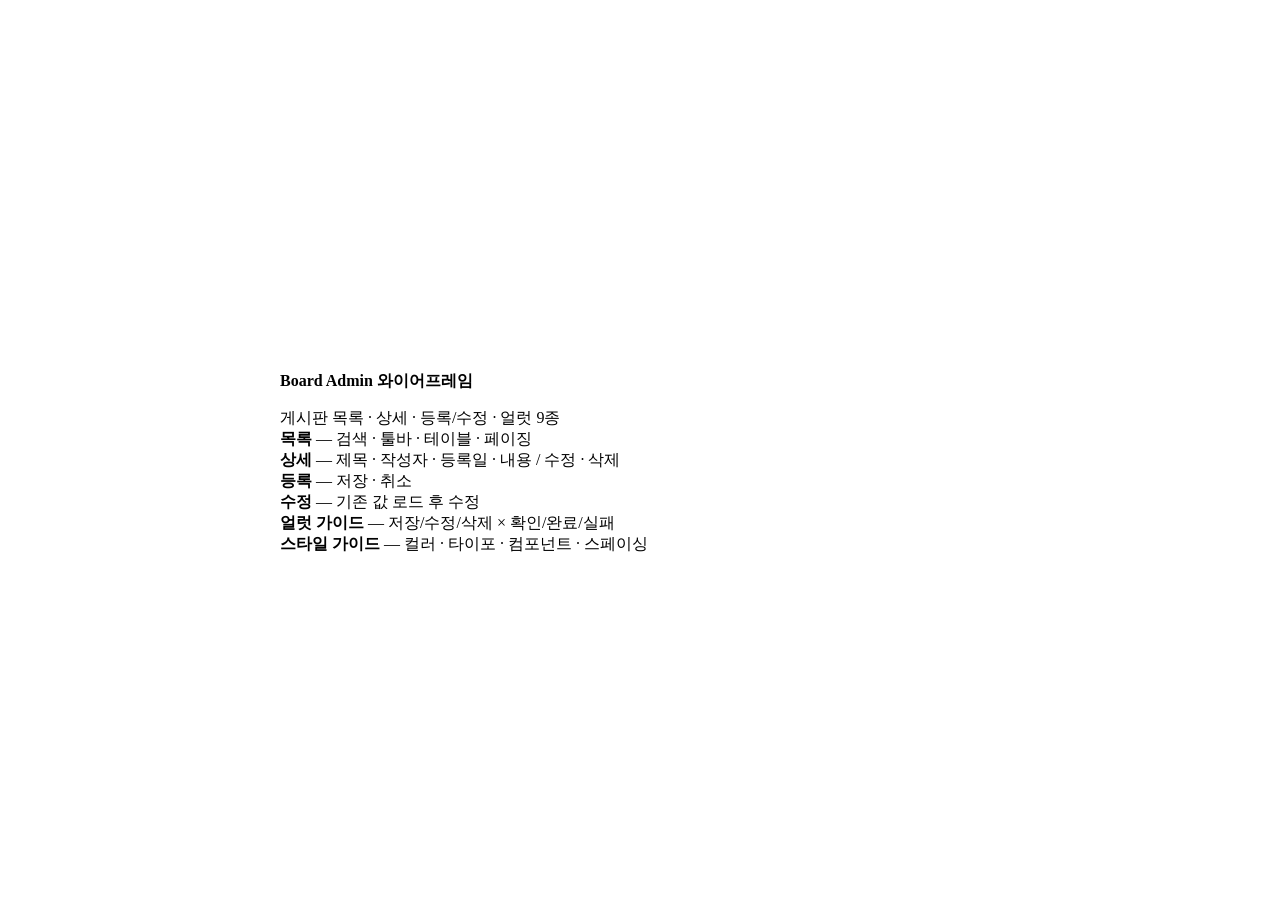
<file: src/main/resources/templates/index.html>
<!DOCTYPE html>
<html lang="ko" xmlns:th="http://www.thymeleaf.org">
<head th:replace="~{fragments/layout :: head('Board Admin — 와이어프레임')}"></head>
<body style="display:grid;place-items:center;min-height:100vh;background:var(--bg-body)">
  <main style="width:100%;max-width:720px;padding:var(--spacing-3xl)">
    <h1 style="font-size:var(--font-size-3xl);font-weight:700;color:var(--text-strong);margin-bottom:var(--spacing-sm)">Board Admin 와이어프레임</h1>
    <p class="u-text-muted" style="margin-bottom:var(--spacing-2xl)">게시판 목록 · 상세 · 등록/수정 · 얼럿 9종</p>
    <div style="display:grid;gap:var(--spacing-md)">
      <a class="panel" th:href="@{/articles}"      style="display:block;padding:var(--spacing-lg) var(--spacing-xl);text-decoration:none"><strong style="color:var(--text-strong)">목록</strong> <span class="u-text-muted u-text-sm">— 검색 · 툴바 · 테이블 · 페이징</span></a>
      <a class="panel" th:href="@{/articles/1}"    style="display:block;padding:var(--spacing-lg) var(--spacing-xl);text-decoration:none"><strong style="color:var(--text-strong)">상세</strong> <span class="u-text-muted u-text-sm">— 제목 · 작성자 · 등록일 · 내용 / 수정 · 삭제</span></a>
      <a class="panel" th:href="@{/articles/new}" style="display:block;padding:var(--spacing-lg) var(--spacing-xl);text-decoration:none"><strong style="color:var(--text-strong)">등록</strong> <span class="u-text-muted u-text-sm">— 저장 · 취소</span></a>
      <a class="panel" th:href="@{/articles/1/edit}"   style="display:block;padding:var(--spacing-lg) var(--spacing-xl);text-decoration:none"><strong style="color:var(--text-strong)">수정</strong> <span class="u-text-muted u-text-sm">— 기존 값 로드 후 수정</span></a>
      <a class="panel" th:href="@{/guide/alerts}"    style="display:block;padding:var(--spacing-lg) var(--spacing-xl);text-decoration:none"><strong style="color:var(--text-strong)">얼럿 가이드</strong> <span class="u-text-muted u-text-sm">— 저장/수정/삭제 × 확인/완료/실패</span></a>
      <a class="panel" th:href="@{/guide/styleguide}" style="display:block;padding:var(--spacing-lg) var(--spacing-xl);text-decoration:none"><strong style="color:var(--text-strong)">스타일 가이드</strong> <span class="u-text-muted u-text-sm">— 컬러 · 타이포 · 컴포넌트 · 스페이싱</span></a>
    </div>
  </main>
</body>
</html>
</file>
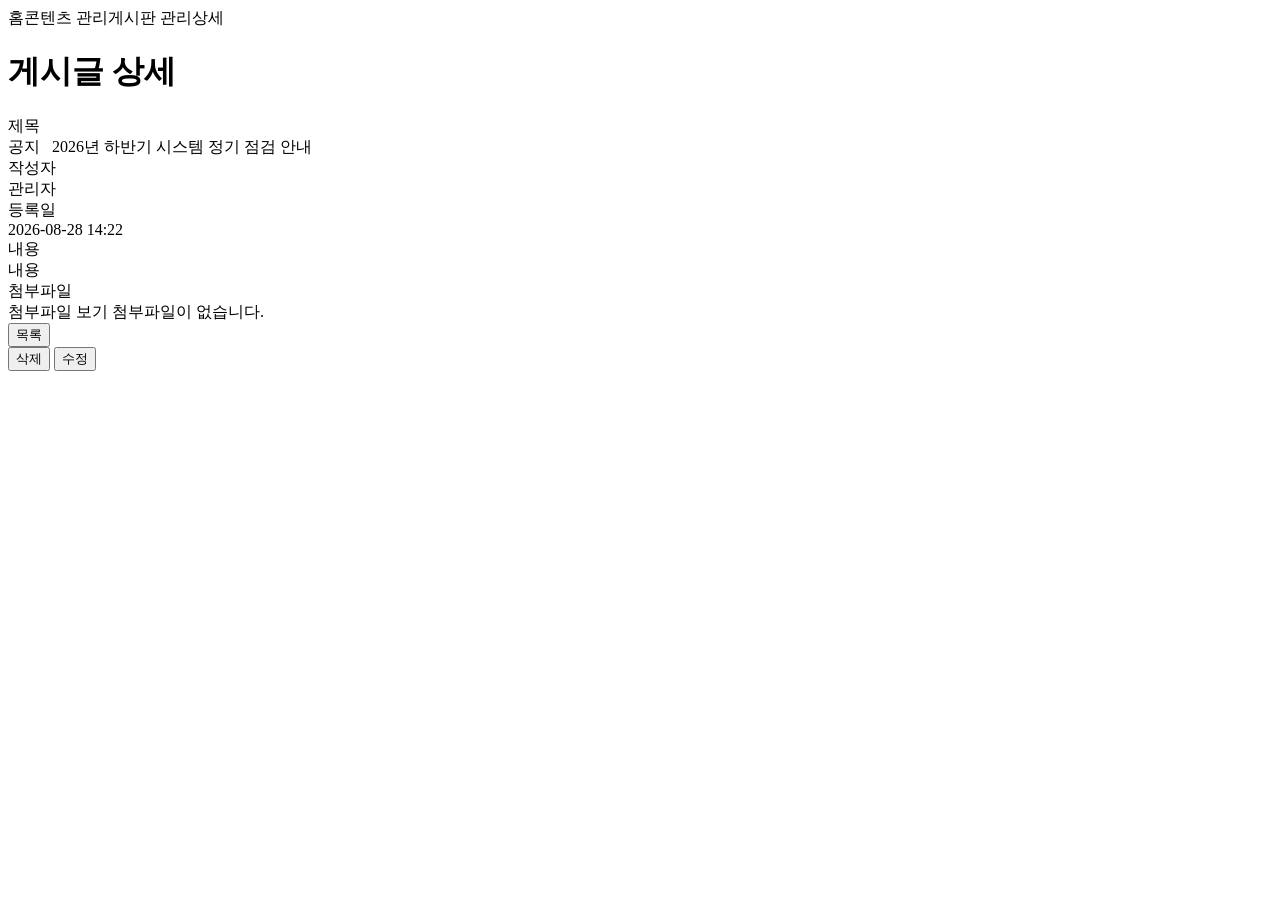
<file: src/main/resources/templates/article/detail.html>
<!DOCTYPE html>
<html lang="ko" xmlns:th="http://www.thymeleaf.org">
<head th:replace="~{fragments/layout :: head('게시글 상세 | Board Admin')}"></head>
<body>
<div class="app">
  <header th:replace="~{fragments/layout :: header('')}"></header>

  <div class="app-body">

    <main class="app-main">
      <div class="page-head page-head--stacked">
        <nav class="breadcrumb"><span>홈</span><span>콘텐츠 관리</span><span>게시판 관리</span><span>상세</span></nav>
        <h1 class="page-head__title">게시글 상세</h1>
      </div>

      <section class="content-card">
        <div class="content-card__scroll">
          <div class="def-list">
            <div class="def-row">
              <div class="def-row__label">제목</div>
              <div class="def-row__value">
                <span class="badge badge--notice" style="margin-right:8px" th:if="${article.notice}">공지</span>
                <span class="detail-title" th:text="${article.title}">2026년 하반기 시스템 정기 점검 안내</span>
              </div>
            </div>

            <div class="def-row def-row--split">
              <div class="def-row__label">작성자</div>
              <div class="def-row__value" th:text="${article.writer}">관리자</div>
              <div class="def-row__label">등록일</div>
              <div class="def-row__value u-tabular"
                   th:text="${#temporals.format(article.createdAt, 'yyyy-MM-dd HH:mm')}">2026-08-28 14:22</div>
            </div>

            <div class="def-row def-row--content">
              <div class="def-row__label">내용</div>
              <div class="def-row__value" th:text="${article.content}">내용</div>
            </div>

            <div class="def-row">
              <div class="def-row__label">첨부파일</div>
              <div class="def-row__value">
                <a th:if="${article.fileUrl}" th:href="${article.fileUrl}" target="_blank">첨부파일 보기</a>
                <span th:unless="${article.fileUrl}" class="u-text-muted u-text-sm">첨부파일이 없습니다.</span>
              </div>
            </div>
          </div>

          <!-- 댓글 기능 준비 전까지 숨김 -->
          <section class="comment-section" hidden>
            <div class="comment-section__head">
              <h2 class="comment-section__title">댓글 <strong id="comment-count">3</strong></h2>
            </div>

            <ul class="comment-list" id="comment-list">
            <li class="comment-item">
              <div class="comment-item__head">
                <span class="comment-item__author">김도현</span>
                <span class="comment-item__date">2026-08-28 15:10</span>
                <button type="button" class="btn btn--sm btn--ghost comment-item__delete" data-comment-delete>삭제</button>
              </div>
              <p class="comment-item__body">점검 시간에 배치 작업이 겹치는데, 배치 스케줄러도 같이 내려가나요?</p>
            </li>
            <li class="comment-item">
              <div class="comment-item__head">
                <span class="comment-item__author">관리자</span>
                <span class="comment-item__date">2026-08-28 15:32</span>
                <button type="button" class="btn btn--sm btn--ghost comment-item__delete" data-comment-delete>삭제</button>
              </div>
              <p class="comment-item__body">배치 스케줄러는 점검 대상이 아닙니다.
다만 알림 발송 서버에 의존하는 배치는 점검 종료 후 순차 처리됩니다.</p>
            </li>
            <li class="comment-item">
              <div class="comment-item__head">
                <span class="comment-item__author">이수민</span>
                <span class="comment-item__date">2026-08-29 09:04</span>
                <button type="button" class="btn btn--sm btn--ghost comment-item__delete" data-comment-delete>삭제</button>
              </div>
              <p class="comment-item__body">확인했습니다. CS팀에도 공유해두겠습니다.</p>
            </li>
            </ul>
            <p class="comment-empty" id="comment-empty" hidden>등록된 댓글이 없습니다.</p>

            <div class="comment-form">
              <div class="comment-form__top">
                <input class="input comment-form__author" id="comment-author" type="text" maxlength="20" placeholder="작성자">
              </div>
              <textarea class="textarea comment-form__body" id="comment-body" maxlength="500" placeholder="댓글을 입력하세요"></textarea>
              <div class="comment-form__footer">
                <span class="field__help"><span id="comment-char">0</span> / 500자</span>
                <button type="button" class="btn btn--primary" id="comment-submit">댓글 등록</button>
              </div>
            </div>
          </section>
        </div>

        <div class="content-card__footer">
          <!-- 상세 URL이 검색 조건 쿼리스트링을 들고 있으므로 그대로 목록에 전달한다 -->
          <button type="button" class="btn btn--secondary" onclick="location.href='/articles' + location.search">목록</button>
          <div class="spacer"></div>
          <button type="button" class="btn btn--danger-outline" id="btn-delete"
                  th:attr="data-article-id=${article.id}">삭제</button>
          <button type="button" class="btn btn--primary" id="btn-edit"
                  th:attr="data-article-id=${article.id}">수정</button>
        </div>
      </section>
    </main>
  </div>
</div>

<script th:src="@{/assets/js/alert.js}"></script>
<script th:src="@{/assets/js/detail.js}"></script>
</body>
</html>
</file>
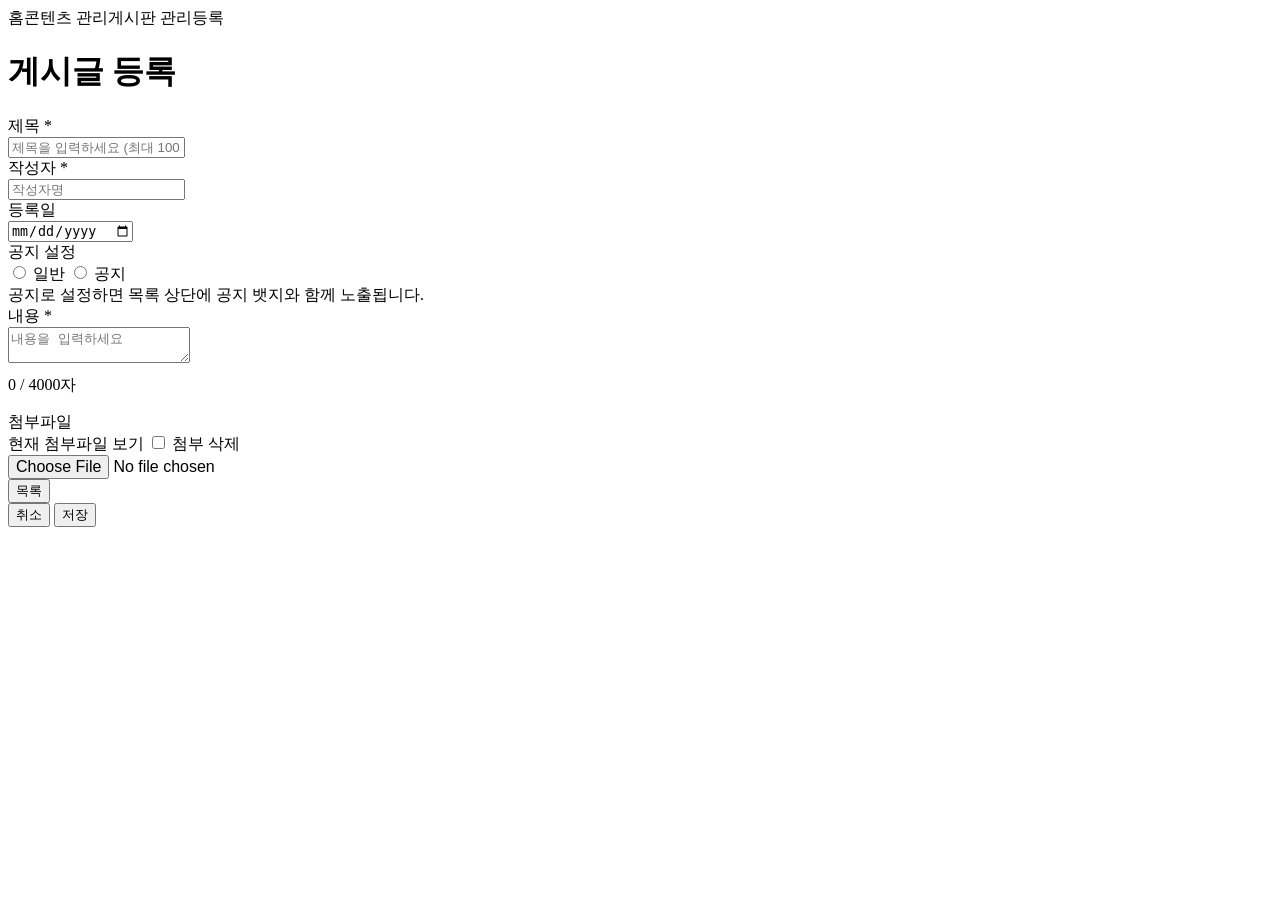
<file: src/main/resources/templates/article/form.html>
<!DOCTYPE html>
<html lang="ko" xmlns:th="http://www.thymeleaf.org">
<head th:replace="~{fragments/layout :: head(${article != null} ? '게시글 수정 | Board Admin' : '게시글 등록 | Board Admin')}"></head>
<body>
<div class="app">
  <header th:replace="~{fragments/layout :: header('')}"></header>

  <div class="app-body">

    <main class="app-main">
      <div class="page-head page-head--stacked">
        <nav class="breadcrumb"><span>홈</span><span>콘텐츠 관리</span><span>게시판 관리</span><span th:text="${article != null} ? '수정' : '등록'">등록</span></nav>
        <h1 class="page-head__title" th:text="${article != null} ? '게시글 수정' : '게시글 등록'">게시글 등록</h1>
      </div>

      <form class="content-card" id="board-form" novalidate th:attr="data-article-id=${article?.id}">
        <div class="content-card__scroll content-card__scroll--fill">
          <div class="def-list def-list--fill">
            <div class="def-row">
              <div class="def-row__label">제목 <span class="req">*</span></div>
              <div class="def-row__value">
                <input class="input" id="f-title" type="text" maxlength="100" placeholder="제목을 입력하세요 (최대 100자)" required
                       th:value="${article?.title}">
              </div>
            </div>

            <div class="def-row def-row--split">
              <div class="def-row__label">작성자 <span class="req">*</span></div>
              <div class="def-row__value">
                <input class="input" id="f-author" type="text" maxlength="20" placeholder="작성자명" required
                       th:value="${article?.writer}">
              </div>
              <div class="def-row__label">등록일</div>
              <div class="def-row__value">
                <input class="input" id="f-date" type="date"
                       th:value="${#temporals.format(article != null ? article.createdAt : #temporals.createToday(), 'yyyy-MM-dd')}">
              </div>
            </div>

            <div class="def-row">
              <div class="def-row__label">공지 설정</div>
              <div class="def-row__value">
                <div class="radio-group">
                  <label class="radio-label">
                    <input type="radio" class="radio" name="notice" value="normal" th:checked="${article == null or !article.notice}">
                    <span>일반</span>
                  </label>
                  <label class="radio-label">
                    <input type="radio" class="radio" name="notice" value="notice" th:checked="${article != null and article.notice}">
                    <span>공지</span>
                  </label>
                </div>
                <span class="field__help" style="margin-left:var(--spacing-lg)">공지로 설정하면 목록 상단에 <span class="badge badge--notice">공지</span> 뱃지와 함께 노출됩니다.</span>
              </div>
            </div>
            <div class="def-row def-row--content">
              <div class="def-row__label">내용 <span class="req">*</span></div>
              <div class="def-row__value def-row__value--block">
                <textarea class="textarea" id="f-content" placeholder="내용을 입력하세요" required th:text="${article?.content}"></textarea>
                <p class="field__help" style="margin-top:8px"><span id="char-count">0</span> / 4000자</p>
              </div>
            </div>

            <div class="def-row">
              <div class="def-row__label">첨부파일</div>
              <div class="def-row__value">
                <div th:if="${article?.fileUrl}" style="margin-bottom:var(--spacing-sm)">
                  <a th:href="${article.fileUrl}" target="_blank">현재 첨부파일 보기</a>
                  <label class="radio-label" style="margin-left:var(--spacing-lg)">
                    <input type="checkbox" class="checkbox" id="f-file-remove">
                    <span>첨부 삭제</span>
                  </label>
                </div>
                <input type="file" id="f-file" style="font-size:var(--font-size-sm)">
              </div>
            </div>
          </div>
        </div>

        <div class="content-card__footer">
          <!-- 폼 URL이 검색 조건 쿼리스트링을 들고 있으므로 그대로 목록에 전달한다 -->
          <button type="button" class="btn btn--secondary" onclick="location.href='/articles' + location.search">목록</button>
          <div class="spacer"></div>
          <button type="button" class="btn btn--secondary" id="btn-cancel">취소</button>
          <button type="submit" class="btn btn--primary" id="btn-save" th:text="${article != null} ? '수정' : '저장'">저장</button>
        </div>
      </form>
    </main>
  </div>
</div>

<script th:src="@{/assets/js/alert.js}"></script>
<script th:src="@{/assets/js/form.js}"></script>
</body>
</html>
</file>
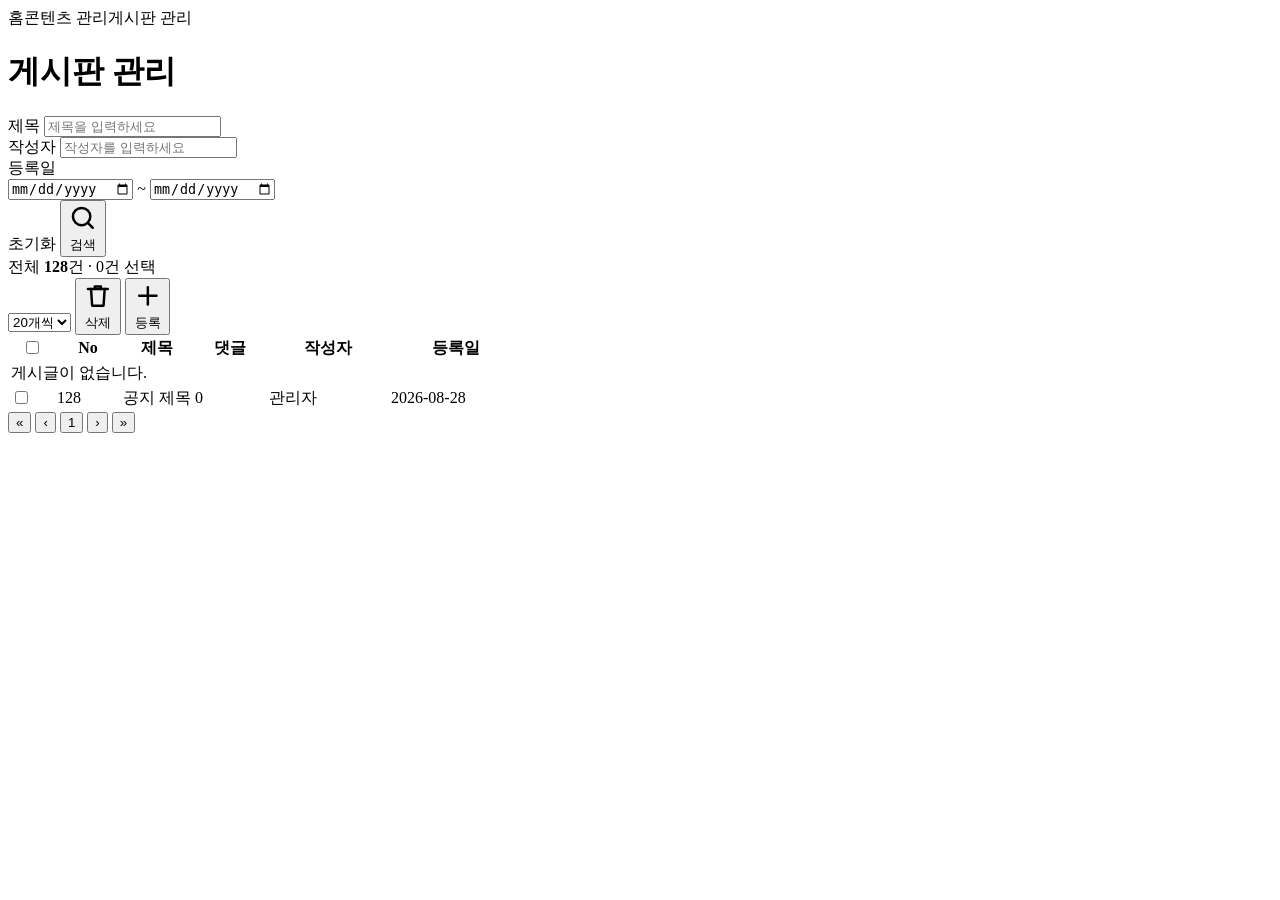
<file: src/main/resources/templates/article/list.html>
<!DOCTYPE html>
<html lang="ko" xmlns:th="http://www.thymeleaf.org">
<head th:replace="~{fragments/layout :: head('게시판 목록 | Board Admin')}"></head>
<body>
<div class="app">

  <!-- ============ Header ============ -->
  <header th:replace="~{fragments/layout :: header('')}"></header>

  <div class="app-body">
    <!-- ============ Sidebar ============ -->

    <!-- ============ Main ============ -->
    <main class="app-main">
      <div class="page-head page-head--stacked">
        <nav class="breadcrumb"><span>홈</span><span>콘텐츠 관리</span><span>게시판 관리</span></nav>
        <h1 class="page-head__title">게시판 관리</h1>
      </div>

      <form class="page-form" method="get" th:action="@{/articles}">
      <!-- ---------- 검색 섹션 ---------- -->
      <section class="panel search-panel">
        <div class="panel__body">
          <div class="search-panel__grid">
            <div class="field">
              <label class="field__label" for="q-title">제목</label>
              <input class="input" id="q-title" name="keyword" type="text" placeholder="제목을 입력하세요" th:value="${search.keyword}">
            </div>
            <div class="field">
              <label class="field__label" for="q-author">작성자</label>
              <input class="input" id="q-author" name="writer" type="text" placeholder="작성자를 입력하세요" th:value="${search.writer}">
            </div>
            <div class="field">
              <label class="field__label" for="q-date-from">등록일</label>
              <div class="date-range">
                <input class="input" id="q-date-from" name="startDate" type="date" th:value="${search.startDate}">
                <span class="date-range__sep">~</span>
                <input class="input" id="q-date-to" name="endDate" type="date" th:value="${search.endDate}">
              </div>
            </div>
          </div>
        </div>
        <div class="search-panel__footer">
          <a class="btn btn--secondary" id="btn-reset" th:href="@{/articles}">초기화</a>
          <button type="submit" class="btn btn--primary" id="btn-search">
            <svg class="btn__icon" viewBox="0 0 24 24" fill="none" stroke="currentColor" stroke-width="2" stroke-linecap="round"><circle cx="11" cy="11" r="7"/><path d="m20 20-3.5-3.5"/></svg>
            검색
          </button>
        </div>
      </section>

      <!-- ---------- 목록 테이블 (이 블록만 스크롤) ---------- -->
      <section class="table-block">
        <div class="table-toolbar">
          <span class="table-toolbar__count">전체 <strong th:text="${articles.totalCnt}">128</strong>건 · <span id="selected-count">0</span>건 선택</span>
          <div class="table-toolbar__spacer"></div>

          <select class="select select--sm" id="page-size" name="size" aria-label="노출 개수" onchange="this.form.submit()">
            <option th:each="opt : ${ {10, 20, 50, 100} }"
                    th:value="${opt}" th:text="|${opt}개씩|"
                    th:selected="${opt == articles.size}">20개씩</option>
          </select>

          <span class="table-toolbar__divider"></span>

          <button type="button" class="btn btn--sm btn--danger-outline" id="btn-delete">
            <svg class="btn__icon" viewBox="0 0 24 24" fill="none" stroke="currentColor" stroke-width="2" stroke-linecap="round" stroke-linejoin="round"><path d="M4 6.5h16"/><path d="M9.5 6.5V4.5h5v2"/><path d="M6.5 6.5 7.4 20h9.2l.9-13.5"/></svg>
            삭제
          </button>
          <button type="button" class="btn btn--sm btn--primary" id="btn-create">
            <svg class="btn__icon" viewBox="0 0 24 24" fill="none" stroke="currentColor" stroke-width="2" stroke-linecap="round"><path d="M12 5v14"/><path d="M5 12h14"/></svg>
            등록
          </button>
        </div>

        <div class="table-scroll">
          <table class="data-table">
            <colgroup>
              <col style="width:44px"><col style="width:64px"><col>
              <col style="width:72px"><col style="width:120px"><col style="width:132px">
            </colgroup>
            <thead>
              <tr>
                <th class="col-check" scope="col">
                  <input type="checkbox" class="checkbox" id="check-all" aria-label="전체 선택">
                </th>
                <th class="col-no" scope="col">No</th>
                <th scope="col">제목</th>
                <th class="col-comment" scope="col">댓글</th>
                <th class="col-author" scope="col">작성자</th>
                <th class="col-date" scope="col">등록일</th>
              </tr>
            </thead>
            <tbody id="table-body">
              <tr th:if="${articles.isEmpty()}">
                <td class="cell-empty" colspan="6">게시글이 없습니다.</td>
              </tr>
              <tr th:each="article, stat : ${articles.content}">
                <td class="col-check">
                  <input type="checkbox" class="checkbox row-check" th:value="${article.id}"
                         th:attr="aria-label=|${article.id}번 글 선택|">
                </td>
                <td class="col-no" th:text="${articles.totalCnt - ((articles.page - 1) * articles.size + stat.index)}">128</td>
                <td>
                  <a class="cell-title" th:href="@{|/articles/${article.id}|} + ${search.queryString()}">
                    <span class="badge badge--notice" th:if="${article.notice}">공지</span>
                    <span th:text="${article.title}">제목</span>
                  </a>
                </td>
                <td class="col-comment"><span class="cell-comment">0</span></td>
                <td class="col-author" th:text="${article.writer}">관리자</td>
                <td class="col-date" th:text="${#temporals.format(article.createdAt, 'yyyy-MM-dd')}">2026-08-28</td>
              </tr>
            </tbody>
          </table>
        </div>

        <!-- ---------- 페이징 ---------- -->
        <nav class="pagination" aria-label="페이지 이동" th:if="${articles.totalPages > 0}">
          <button type="submit" name="page" value="1" class="pagination__item"
                  th:disabled="${articles.page == 1}" aria-label="첫 페이지">&laquo;</button>
          <button type="submit" name="page" th:value="${articles.page - 1}" class="pagination__item"
                  th:disabled="${articles.page == 1}" aria-label="이전 페이지">&lsaquo;</button>
          <button type="submit" name="page" class="pagination__item"
                  th:each="p : ${#numbers.sequence(articles.startPage(), articles.endPage())}"
                  th:value="${p}" th:text="${p}"
                  th:classappend="${p == articles.page} ? 'is-current'"
                  th:attr="aria-current=${p == articles.page} ? 'page' : null">1</button>
          <button type="submit" name="page" th:value="${articles.page + 1}" class="pagination__item"
                  th:disabled="${!articles.hasNext}" aria-label="다음 페이지">&rsaquo;</button>
          <button type="submit" name="page" th:value="${articles.totalPages}" class="pagination__item"
                  th:disabled="${articles.page == articles.totalPages}" aria-label="마지막 페이지">&raquo;</button>
        </nav>
      </section>
      </form>
    </main>
  </div>
</div>

<script th:src="@{/assets/js/alert.js}"></script>
<script th:src="@{/assets/js/list.js}"></script>
</body>
</html>
</file>
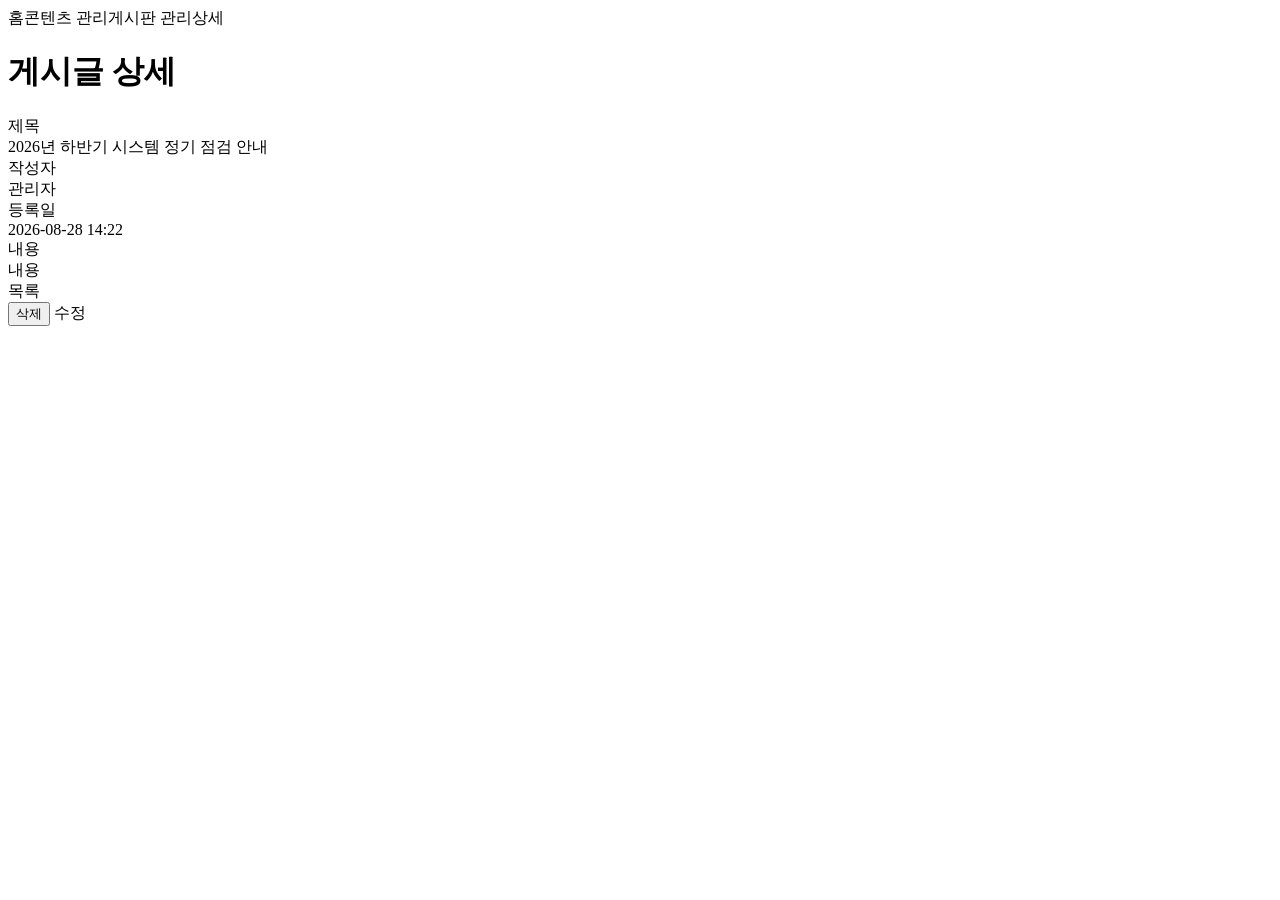
<file: src/main/resources/templates/board/detail.html>
<!DOCTYPE html>
<html lang="ko" xmlns:th="http://www.thymeleaf.org">
<head th:replace="~{fragments/layout :: head('게시글 상세 | Board Admin')}"></head>
<body>
<div class="app">
  <header th:replace="~{fragments/layout :: header('')}"></header>

  <div class="app-body">

    <main class="app-main">
      <div class="page-head page-head--stacked">
        <nav class="breadcrumb"><span>홈</span><span>콘텐츠 관리</span><span>게시판 관리</span><span>상세</span></nav>
        <h1 class="page-head__title">게시글 상세</h1>
      </div>

      <section class="content-card">
        <div class="content-card__scroll">
          <div class="def-list">
            <div class="def-row">
              <div class="def-row__label">제목</div>
              <div class="def-row__value">
                <span class="detail-title" th:text="${board.title}">2026년 하반기 시스템 정기 점검 안내</span>
              </div>
            </div>

            <div class="def-row def-row--split">
              <div class="def-row__label">작성자</div>
              <div class="def-row__value" th:text="${board.writer}">관리자</div>
              <div class="def-row__label">등록일</div>
              <div class="def-row__value u-tabular"
                   th:text="${#temporals.format(board.createdAt, 'yyyy-MM-dd HH:mm')}">2026-08-28 14:22</div>
            </div>

            <div class="def-row def-row--content">
              <div class="def-row__label">내용</div>
              <div class="def-row__value" th:text="${board.content}">내용</div>
            </div>
          </div>

          <!-- 댓글 기능 준비 전까지 숨김 -->
          <section class="comment-section" hidden>
            <div class="comment-section__head">
              <h2 class="comment-section__title">댓글 <strong id="comment-count">3</strong></h2>
            </div>

            <ul class="comment-list" id="comment-list">
            <li class="comment-item">
              <div class="comment-item__head">
                <span class="comment-item__author">김도현</span>
                <span class="comment-item__date">2026-08-28 15:10</span>
                <button type="button" class="btn btn--sm btn--ghost comment-item__delete" data-comment-delete>삭제</button>
              </div>
              <p class="comment-item__body">점검 시간에 배치 작업이 겹치는데, 배치 스케줄러도 같이 내려가나요?</p>
            </li>
            <li class="comment-item">
              <div class="comment-item__head">
                <span class="comment-item__author">관리자</span>
                <span class="comment-item__date">2026-08-28 15:32</span>
                <button type="button" class="btn btn--sm btn--ghost comment-item__delete" data-comment-delete>삭제</button>
              </div>
              <p class="comment-item__body">배치 스케줄러는 점검 대상이 아닙니다.
다만 알림 발송 서버에 의존하는 배치는 점검 종료 후 순차 처리됩니다.</p>
            </li>
            <li class="comment-item">
              <div class="comment-item__head">
                <span class="comment-item__author">이수민</span>
                <span class="comment-item__date">2026-08-29 09:04</span>
                <button type="button" class="btn btn--sm btn--ghost comment-item__delete" data-comment-delete>삭제</button>
              </div>
              <p class="comment-item__body">확인했습니다. CS팀에도 공유해두겠습니다.</p>
            </li>
            </ul>
            <p class="comment-empty" id="comment-empty" hidden>등록된 댓글이 없습니다.</p>

            <div class="comment-form">
              <div class="comment-form__top">
                <input class="input comment-form__author" id="comment-author" type="text" maxlength="20" placeholder="작성자">
              </div>
              <textarea class="textarea comment-form__body" id="comment-body" maxlength="500" placeholder="댓글을 입력하세요"></textarea>
              <div class="comment-form__footer">
                <span class="field__help"><span id="comment-char">0</span> / 500자</span>
                <button type="button" class="btn btn--primary" id="comment-submit">댓글 등록</button>
              </div>
            </div>
          </section>
        </div>

        <div class="content-card__footer">
          <a class="btn btn--secondary" th:href="@{/board} + '?' + ${paging.getQueryString()}">목록</a>
          <div class="spacer"></div>
          <button type="button" class="btn btn--danger-outline" id="btn-delete"
                  th:attr="data-board-id=${board.id}, data-query=${paging.getQueryString()}">삭제</button>
          <a class="btn btn--primary" id="btn-edit" th:href="@{/board/{id}/form(id=${board.id})} + '?' + ${paging.getQueryString()}">수정</a>
        </div>
      </section>
    </main>
  </div>
</div>

<script th:src="@{/assets/js/alert.js}"></script>
<script th:src="@{/assets/js/board-api.js}"></script>
<script th:src="@{/assets/js/board-detail.js}"></script>
</body>
</html>
</file>
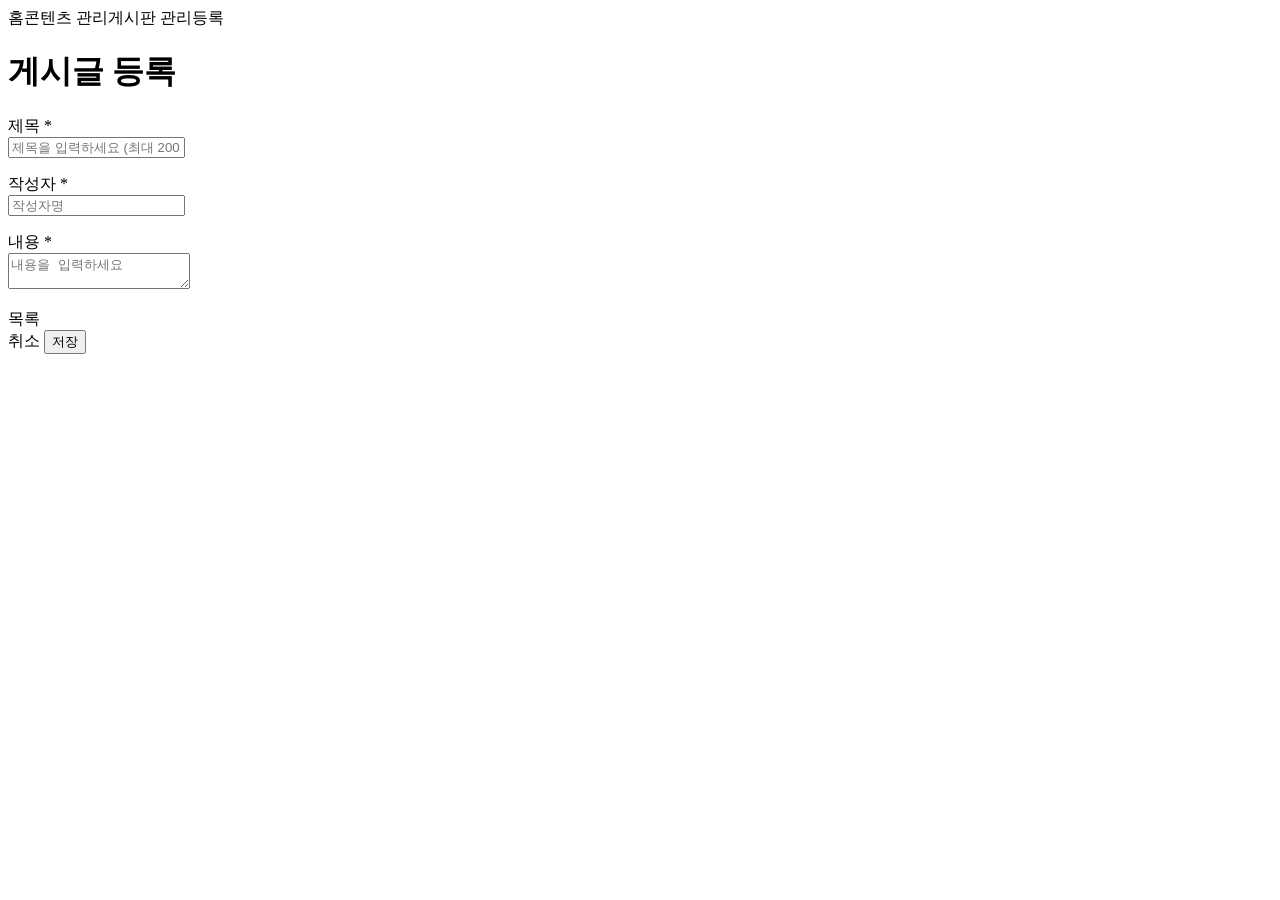
<file: src/main/resources/templates/board/form.html>
<!DOCTYPE html>
<html lang="ko" xmlns:th="http://www.thymeleaf.org">
<head th:replace="~{fragments/layout :: head(${boardId != null} ? '게시글 수정 | Board Admin' : '게시글 등록 | Board Admin')}"></head>
<body>
<div class="app">
  <header th:replace="~{fragments/layout :: header('')}"></header>

  <div class="app-body">

    <main class="app-main">
      <div class="page-head page-head--stacked">
        <nav class="breadcrumb"><span>홈</span><span>콘텐츠 관리</span><span>게시판 관리</span><span th:text="${boardId != null} ? '수정' : '등록'">등록</span></nav>
        <h1 class="page-head__title" th:text="${boardId != null} ? '게시글 수정' : '게시글 등록'">게시글 등록</h1>
      </div>

      <form class="content-card" id="board-form" th:object="${form}"
            th:attr="data-board-id=${boardId}, data-query=${paging.getQueryString()}">
        <div class="content-card__scroll content-card__scroll--fill">
          <div class="def-list def-list--fill">
            <div class="def-row">
              <div class="def-row__label">제목 <span class="req">*</span></div>
              <div class="def-row__value">
                <input class="input" type="text" maxlength="200" placeholder="제목을 입력하세요 (최대 200자)" required
                       th:field="*{title}">
                <p class="field__error" data-error-for="title"></p>
              </div>
            </div>

            <div class="def-row">
              <div class="def-row__label">작성자 <span class="req">*</span></div>
              <div class="def-row__value">
                <input class="input" type="text" maxlength="50" placeholder="작성자명" required
                       th:field="*{writer}">
                <p class="field__error" data-error-for="writer"></p>
              </div>
            </div>

            <div class="def-row def-row--content">
              <div class="def-row__label">내용 <span class="req">*</span></div>
              <div class="def-row__value def-row__value--block">
                <textarea class="textarea" placeholder="내용을 입력하세요" required th:field="*{content}"></textarea>
                <p class="field__error" data-error-for="content"></p>
              </div>
            </div>
          </div>
        </div>

        <div class="content-card__footer">
          <a class="btn btn--secondary" th:href="@{/board} + '?' + ${paging.getQueryString()}">목록</a>
          <div class="spacer"></div>
          <a class="btn btn--secondary" id="btn-cancel"
             th:href="(${boardId != null} ? @{/board/{id}(id=${boardId})} : @{/board}) + '?' + ${paging.getQueryString()}">취소</a>
          <button type="submit" class="btn btn--primary" id="btn-save" th:text="${boardId != null} ? '수정' : '저장'">저장</button>
        </div>
      </form>
    </main>
  </div>
</div>

<script th:src="@{/assets/js/alert.js}"></script>
<script th:src="@{/assets/js/board-api.js}"></script>
<script th:src="@{/assets/js/board-form.js}"></script>
</body>
</html>
</file>
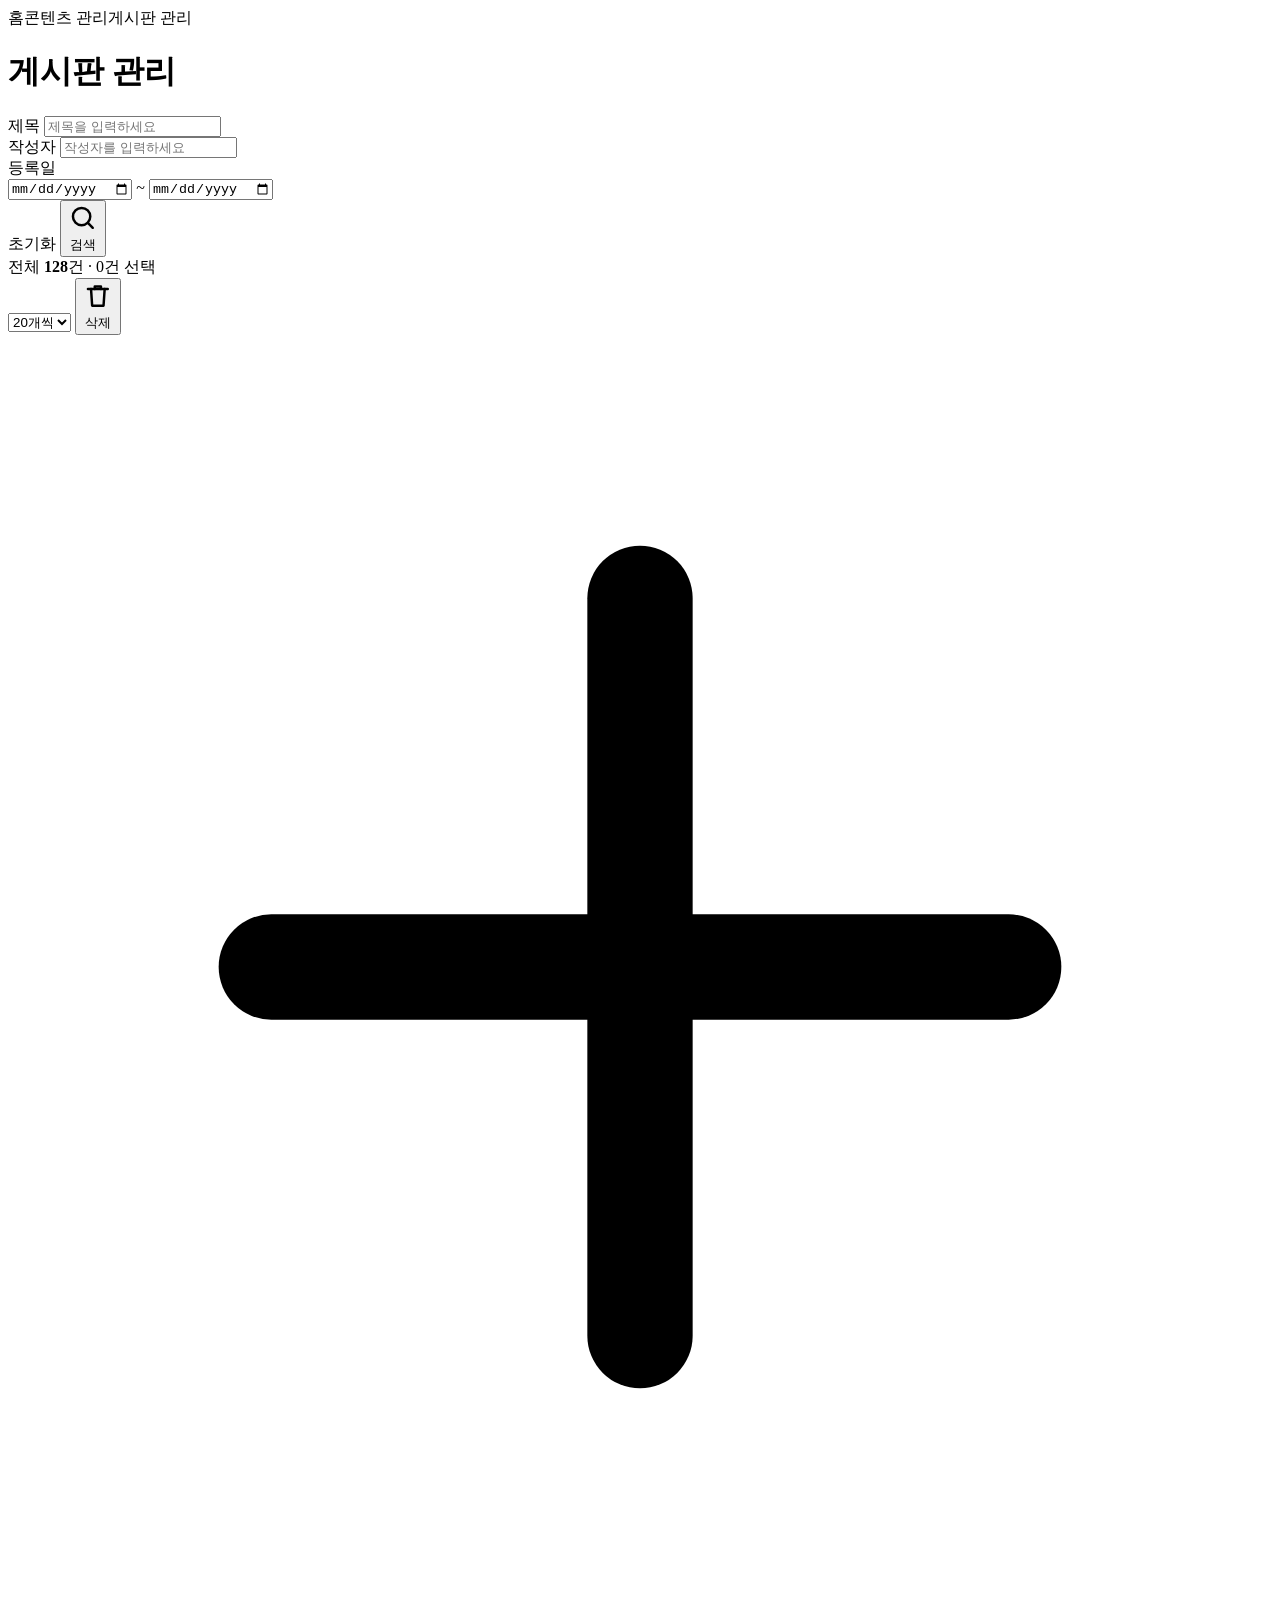
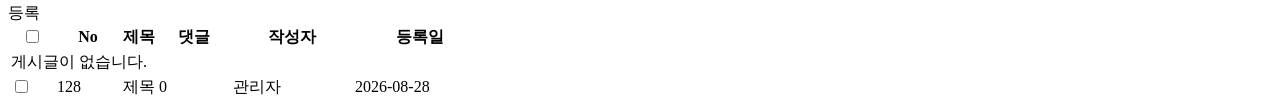
<file: src/main/resources/templates/board/list.html>
<!DOCTYPE html>
<html lang="ko" xmlns:th="http://www.thymeleaf.org">
<head th:replace="~{fragments/layout :: head('게시판 목록 | Board Admin')}"></head>
<body>
<div class="app">

  <!-- ============ Header ============ -->
  <header th:replace="~{fragments/layout :: header('')}"></header>

  <div class="app-body">
    <!-- ============ Sidebar ============ -->

    <!-- ============ Main ============ -->
    <main class="app-main">
      <div class="page-head page-head--stacked">
        <nav class="breadcrumb"><span>홈</span><span>콘텐츠 관리</span><span>게시판 관리</span></nav>
        <h1 class="page-head__title">게시판 관리</h1>
      </div>

      <form class="page-form" method="get" th:action="@{/board}">
      <!-- ---------- 검색 섹션 ---------- -->
      <section class="panel search-panel">
        <div class="panel__body">
          <div class="search-panel__grid">
            <div class="field">
              <label class="field__label" for="q-title">제목</label>
              <input class="input" id="q-title" name="searchTitle" type="text" placeholder="제목을 입력하세요" th:value="${paging.searchTitle}">
            </div>
            <div class="field">
              <label class="field__label" for="q-author">작성자</label>
              <input class="input" id="q-author" name="searchWriter" type="text" placeholder="작성자를 입력하세요" th:value="${paging.searchWriter}">
            </div>
            <div class="field">
              <label class="field__label" for="q-date-from">등록일</label>
              <div class="date-range">
                <input class="input" id="q-date-from" name="startDate" type="date" th:value="${paging.startDate}">
                <span class="date-range__sep">~</span>
                <input class="input" id="q-date-to" name="endDate" type="date" th:value="${paging.endDate}">
              </div>
            </div>
          </div>
        </div>
        <div class="search-panel__footer">
          <a class="btn btn--secondary" id="btn-reset" th:href="@{/board}">초기화</a>
          <button type="submit" class="btn btn--primary" id="btn-search">
            <svg class="btn__icon" viewBox="0 0 24 24" fill="none" stroke="currentColor" stroke-width="2" stroke-linecap="round"><circle cx="11" cy="11" r="7"/><path d="m20 20-3.5-3.5"/></svg>
            검색
          </button>
        </div>
      </section>

      <!-- ---------- 목록 테이블 (이 블록만 스크롤) ---------- -->
      <section class="table-block">
        <div class="table-toolbar">
          <span class="table-toolbar__count">전체 <strong th:text="${paging.allCount}">128</strong>건 · <span id="selected-count">0</span>건 선택</span>
          <div class="table-toolbar__spacer"></div>

          <select class="select select--sm" id="page-size" name="pageSize" aria-label="노출 개수" onchange="this.form.submit()">
            <option th:each="opt : ${ {5, 10, 20, 50, 100} }"
                    th:value="${opt}" th:text="|${opt}개씩|"
                    th:selected="${opt == paging.pageSize}">20개씩</option>
          </select>

          <span class="table-toolbar__divider"></span>

          <button type="button" class="btn btn--sm btn--danger-outline" id="btn-delete">
            <svg class="btn__icon" viewBox="0 0 24 24" fill="none" stroke="currentColor" stroke-width="2" stroke-linecap="round" stroke-linejoin="round"><path d="M4 6.5h16"/><path d="M9.5 6.5V4.5h5v2"/><path d="M6.5 6.5 7.4 20h9.2l.9-13.5"/></svg>
            삭제
          </button>
          <a class="btn btn--sm btn--primary" id="btn-create" th:href="@{/board/form} + '?' + ${paging.getQueryString()}">
            <svg class="btn__icon" viewBox="0 0 24 24" fill="none" stroke="currentColor" stroke-width="2" stroke-linecap="round"><path d="M12 5v14"/><path d="M5 12h14"/></svg>
            등록
          </a>
        </div>

        <div class="table-scroll">
          <table class="data-table">
            <colgroup>
              <col style="width:44px"><col style="width:64px"><col>
              <col style="width:72px"><col style="width:120px"><col style="width:132px">
            </colgroup>
            <thead>
              <tr>
                <th class="col-check" scope="col">
                  <input type="checkbox" class="checkbox" id="check-all" aria-label="전체 선택">
                </th>
                <th class="col-no" scope="col">No</th>
                <th scope="col">제목</th>
                <th class="col-comment" scope="col">댓글</th>
                <th class="col-author" scope="col">작성자</th>
                <th class="col-date" scope="col">등록일</th>
              </tr>
            </thead>
            <tbody id="table-body">
              <tr th:if="${#lists.isEmpty(paging.body)}">
                <td class="cell-empty" colspan="6">게시글이 없습니다.</td>
              </tr>
              <tr th:each="board, stat : ${paging.body}">
                <td class="col-check">
                  <input type="checkbox" class="checkbox row-check" th:value="${board.id}"
                         th:attr="aria-label=|${board.id}번 글 선택|">
                </td>
                <td class="col-no" th:text="${paging.allCount - (paging.startRowNum + stat.index)}">128</td>
                <td>
                  <a class="cell-title" th:href="@{/board/{id}(id=${board.id})} + '?' + ${paging.getQueryString()}">
                    <span th:text="${board.title}">제목</span>
                  </a>
                </td>
                <td class="col-comment"><span class="cell-comment">0</span></td>
                <td class="col-author" th:text="${board.writer}">관리자</td>
                <td class="col-date" th:text="${#temporals.format(board.createdAt, 'yyyy-MM-dd')}">2026-08-28</td>
              </tr>
            </tbody>
          </table>
        </div>

        <!-- ---------- 페이징 ---------- -->
        <nav th:replace="~{fragments/paging :: paging(${paging})}"></nav>
      </section>
      </form>

    </main>
  </div>
</div>

<script th:src="@{/assets/js/alert.js}"></script>
<script th:src="@{/assets/js/board-api.js}"></script>
<script th:src="@{/assets/js/board-list.js}"></script>
</body>
</html>
</file>
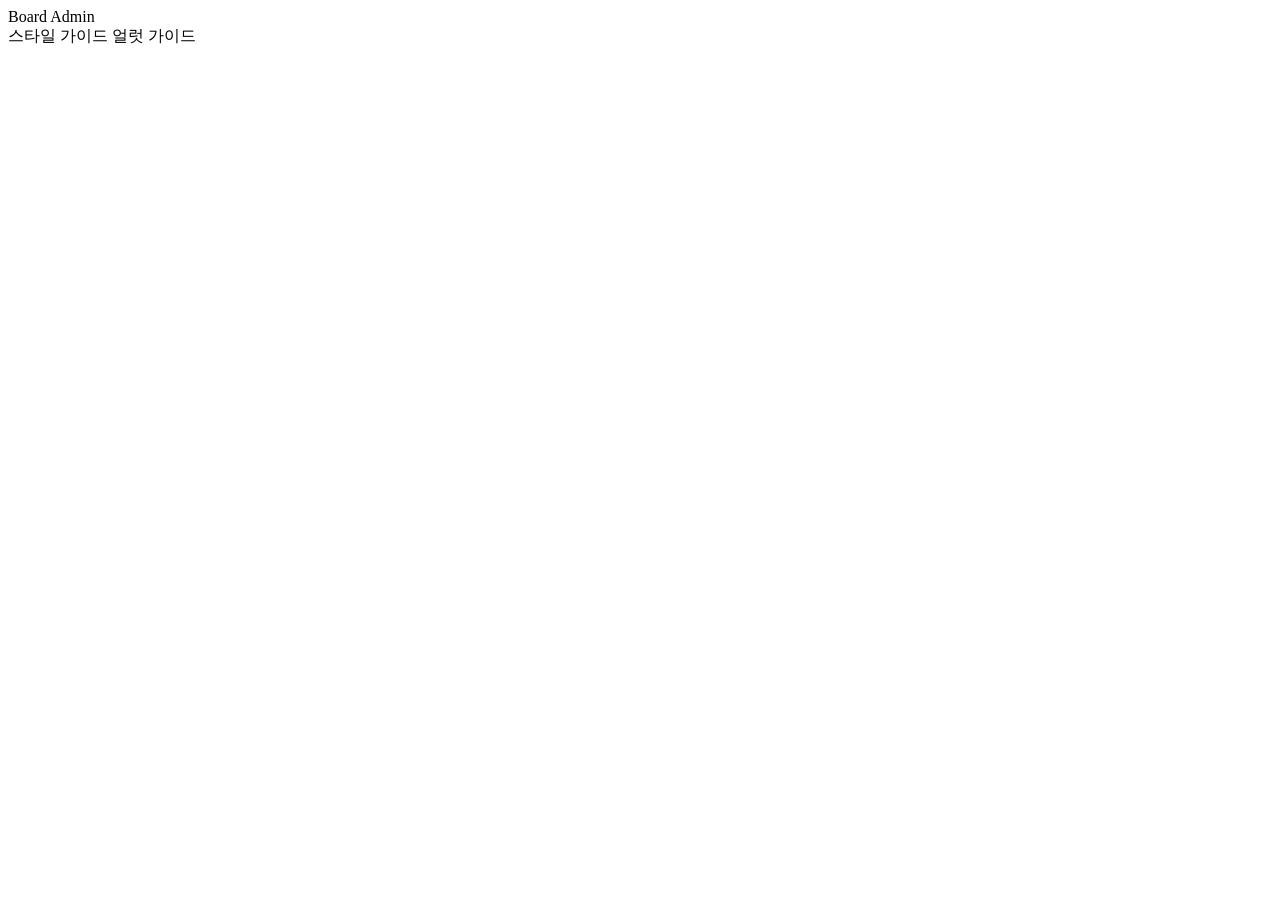
<file: src/main/resources/templates/fragments/layout.html>
<!DOCTYPE html>
<html lang="ko" xmlns:th="http://www.thymeleaf.org">
<head th:fragment="head(pageTitle)">
<meta charset="UTF-8">
<meta name="viewport" content="width=device-width, initial-scale=1">
<title th:text="${pageTitle}">Board Admin</title>
<link rel="stylesheet" th:href="@{/assets/css/tokens.css}">
<link rel="stylesheet" th:href="@{/assets/css/components.css}">
</head>
<body>
<header class="app-header" th:fragment="header(active)">
  <a class="app-header__logo" th:href="@{/articles}">Board Admin</a>
  <div class="app-header__spacer"></div>
  <nav class="app-header__nav">
    <a class="app-header__nav-link" th:classappend="${active == 'styleguide'} ? 'is-active'" th:href="@{/guide/styleguide}">스타일 가이드</a>
    <a class="app-header__nav-link" th:classappend="${active == 'alerts'} ? 'is-active'" th:href="@{/guide/alerts}">얼럿 가이드</a>
  </nav>
</header>
</body>
</html>
</file>
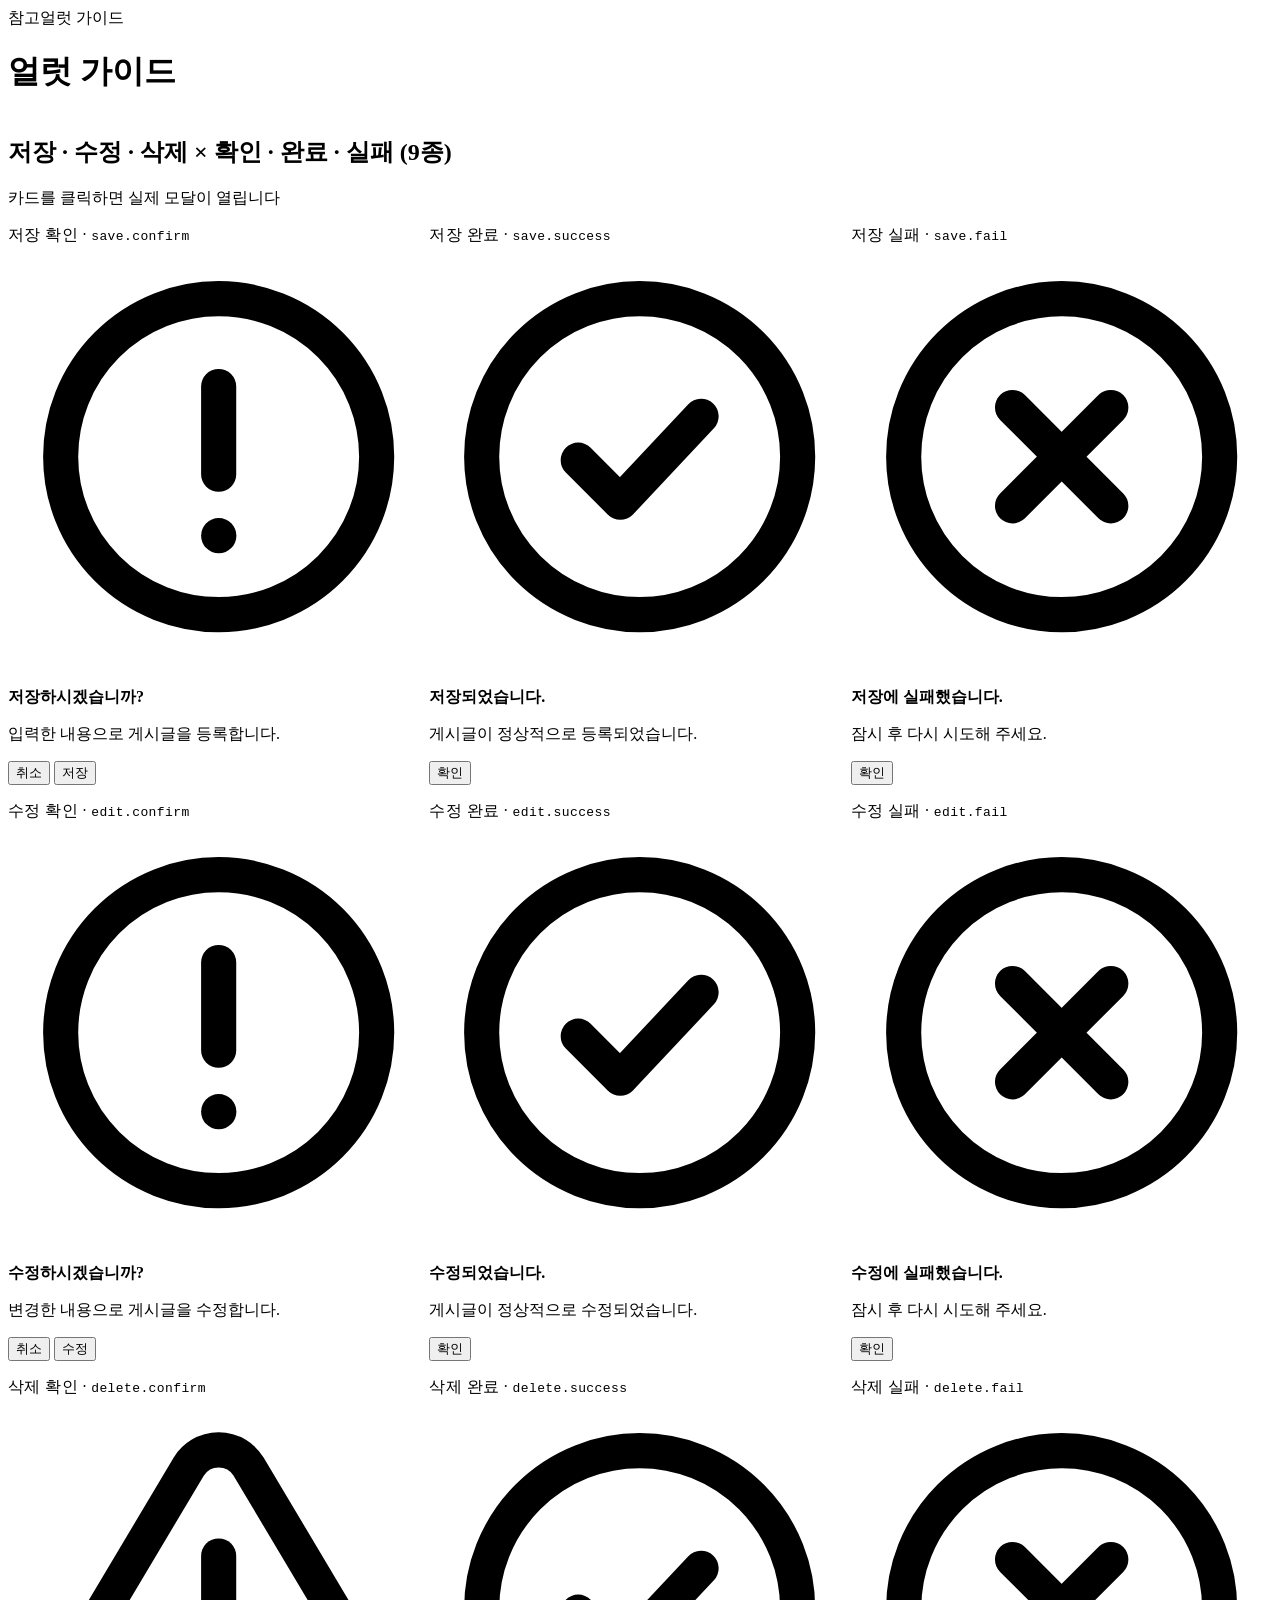
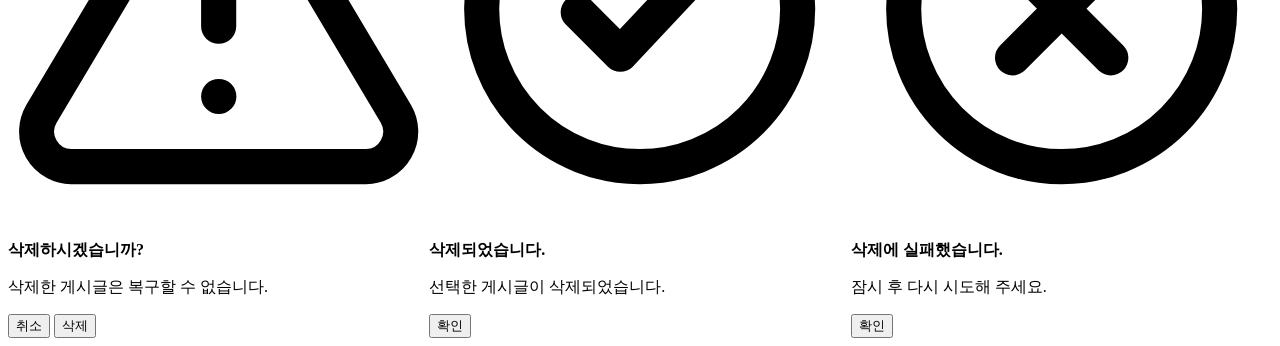
<file: src/main/resources/templates/guide/alerts.html>
<!DOCTYPE html>
<html lang="ko" xmlns:th="http://www.thymeleaf.org">
<head th:replace="~{fragments/layout :: head('얼럿 가이드 | Board Admin')}"></head>
<body>
<div class="app">
  <header th:replace="~{fragments/layout :: header('alerts')}"></header>

  <div class="app-body">

    <main class="app-main">
      <div class="page-head page-head--stacked">
        <nav class="breadcrumb"><span>참고</span><span>얼럿 가이드</span></nav>
        <h1 class="page-head__title">얼럿 가이드</h1>
      </div>

      <section class="panel" style="flex:1;min-height:0;display:flex;flex-direction:column;overflow:hidden">
        <div class="panel__header">
          <h2 class="panel__title">저장 · 수정 · 삭제 × 확인 · 완료 · 실패 (9종)</h2>
          <div class="table-toolbar__spacer"></div>
          <span class="u-text-muted u-text-sm">카드를 클릭하면 실제 모달이 열립니다</span>
        </div>
        <div class="panel__body" style="flex:1;min-height:0;overflow:auto">
          <div style="display:grid;grid-template-columns:repeat(3,minmax(280px,1fr));gap:var(--spacing-2xl)">
            <div>
              <p style="margin-bottom:var(--spacing-md);font-size:var(--font-size-xs);font-weight:var(--font-weight-medium);color:var(--text-muted);letter-spacing:.4px">저장 확인 · <code>save.confirm</code></p>
              <div class="modal" style="max-width:none;border:1px solid var(--border-default);box-shadow:var(--shadow-sm);cursor:pointer" data-preset="save.confirm">
                <div class="modal__body" style="padding:var(--spacing-2xl) var(--spacing-xl) var(--spacing-lg)">
                  <div class="modal__icon modal__icon--confirm"><svg viewBox="0 0 24 24" fill="none" stroke="currentColor" stroke-width="2" stroke-linecap="round" stroke-linejoin="round"><circle cx="12" cy="12" r="9"/><path d="M12 8v5"/><path d="M12 16.5h.01"/></svg></div>
                  <h3 class="modal__title" style="font-size:var(--font-size-md)">저장하시겠습니까?</h3>
                  <p class="modal__message" style="font-size:var(--font-size-xs)">입력한 내용으로 게시글을 등록합니다.</p>
                </div>
                <div class="modal__footer" style="padding:0 var(--spacing-xl) var(--spacing-xl)">
                  <button type="button" class="btn btn--secondary">취소</button>
                  <button type="button" class="btn btn--primary">저장</button>
                </div>
              </div>
            </div>
            <div>
              <p style="margin-bottom:var(--spacing-md);font-size:var(--font-size-xs);font-weight:var(--font-weight-medium);color:var(--text-muted);letter-spacing:.4px">저장 완료 · <code>save.success</code></p>
              <div class="modal" style="max-width:none;border:1px solid var(--border-default);box-shadow:var(--shadow-sm);cursor:pointer" data-preset="save.success">
                <div class="modal__body" style="padding:var(--spacing-2xl) var(--spacing-xl) var(--spacing-lg)">
                  <div class="modal__icon modal__icon--success"><svg viewBox="0 0 24 24" fill="none" stroke="currentColor" stroke-width="2" stroke-linecap="round" stroke-linejoin="round"><circle cx="12" cy="12" r="9"/><path d="m8.5 12.2 2.4 2.4 4.6-4.9"/></svg></div>
                  <h3 class="modal__title" style="font-size:var(--font-size-md)">저장되었습니다.</h3>
                  <p class="modal__message" style="font-size:var(--font-size-xs)">게시글이 정상적으로 등록되었습니다.</p>
                </div>
                <div class="modal__footer" style="padding:0 var(--spacing-xl) var(--spacing-xl)">
                  
                  <button type="button" class="btn btn--primary">확인</button>
                </div>
              </div>
            </div>
            <div>
              <p style="margin-bottom:var(--spacing-md);font-size:var(--font-size-xs);font-weight:var(--font-weight-medium);color:var(--text-muted);letter-spacing:.4px">저장 실패 · <code>save.fail</code></p>
              <div class="modal" style="max-width:none;border:1px solid var(--border-default);box-shadow:var(--shadow-sm);cursor:pointer" data-preset="save.fail">
                <div class="modal__body" style="padding:var(--spacing-2xl) var(--spacing-xl) var(--spacing-lg)">
                  <div class="modal__icon modal__icon--error"><svg viewBox="0 0 24 24" fill="none" stroke="currentColor" stroke-width="2" stroke-linecap="round" stroke-linejoin="round"><circle cx="12" cy="12" r="9"/><path d="m9.2 9.2 5.6 5.6"/><path d="m14.8 9.2-5.6 5.6"/></svg></div>
                  <h3 class="modal__title" style="font-size:var(--font-size-md)">저장에 실패했습니다.</h3>
                  <p class="modal__message" style="font-size:var(--font-size-xs)">잠시 후 다시 시도해 주세요.</p>
                </div>
                <div class="modal__footer" style="padding:0 var(--spacing-xl) var(--spacing-xl)">
                  
                  <button type="button" class="btn btn--danger">확인</button>
                </div>
              </div>
            </div>
            <div>
              <p style="margin-bottom:var(--spacing-md);font-size:var(--font-size-xs);font-weight:var(--font-weight-medium);color:var(--text-muted);letter-spacing:.4px">수정 확인 · <code>edit.confirm</code></p>
              <div class="modal" style="max-width:none;border:1px solid var(--border-default);box-shadow:var(--shadow-sm);cursor:pointer" data-preset="edit.confirm">
                <div class="modal__body" style="padding:var(--spacing-2xl) var(--spacing-xl) var(--spacing-lg)">
                  <div class="modal__icon modal__icon--confirm"><svg viewBox="0 0 24 24" fill="none" stroke="currentColor" stroke-width="2" stroke-linecap="round" stroke-linejoin="round"><circle cx="12" cy="12" r="9"/><path d="M12 8v5"/><path d="M12 16.5h.01"/></svg></div>
                  <h3 class="modal__title" style="font-size:var(--font-size-md)">수정하시겠습니까?</h3>
                  <p class="modal__message" style="font-size:var(--font-size-xs)">변경한 내용으로 게시글을 수정합니다.</p>
                </div>
                <div class="modal__footer" style="padding:0 var(--spacing-xl) var(--spacing-xl)">
                  <button type="button" class="btn btn--secondary">취소</button>
                  <button type="button" class="btn btn--primary">수정</button>
                </div>
              </div>
            </div>
            <div>
              <p style="margin-bottom:var(--spacing-md);font-size:var(--font-size-xs);font-weight:var(--font-weight-medium);color:var(--text-muted);letter-spacing:.4px">수정 완료 · <code>edit.success</code></p>
              <div class="modal" style="max-width:none;border:1px solid var(--border-default);box-shadow:var(--shadow-sm);cursor:pointer" data-preset="edit.success">
                <div class="modal__body" style="padding:var(--spacing-2xl) var(--spacing-xl) var(--spacing-lg)">
                  <div class="modal__icon modal__icon--success"><svg viewBox="0 0 24 24" fill="none" stroke="currentColor" stroke-width="2" stroke-linecap="round" stroke-linejoin="round"><circle cx="12" cy="12" r="9"/><path d="m8.5 12.2 2.4 2.4 4.6-4.9"/></svg></div>
                  <h3 class="modal__title" style="font-size:var(--font-size-md)">수정되었습니다.</h3>
                  <p class="modal__message" style="font-size:var(--font-size-xs)">게시글이 정상적으로 수정되었습니다.</p>
                </div>
                <div class="modal__footer" style="padding:0 var(--spacing-xl) var(--spacing-xl)">
                  
                  <button type="button" class="btn btn--primary">확인</button>
                </div>
              </div>
            </div>
            <div>
              <p style="margin-bottom:var(--spacing-md);font-size:var(--font-size-xs);font-weight:var(--font-weight-medium);color:var(--text-muted);letter-spacing:.4px">수정 실패 · <code>edit.fail</code></p>
              <div class="modal" style="max-width:none;border:1px solid var(--border-default);box-shadow:var(--shadow-sm);cursor:pointer" data-preset="edit.fail">
                <div class="modal__body" style="padding:var(--spacing-2xl) var(--spacing-xl) var(--spacing-lg)">
                  <div class="modal__icon modal__icon--error"><svg viewBox="0 0 24 24" fill="none" stroke="currentColor" stroke-width="2" stroke-linecap="round" stroke-linejoin="round"><circle cx="12" cy="12" r="9"/><path d="m9.2 9.2 5.6 5.6"/><path d="m14.8 9.2-5.6 5.6"/></svg></div>
                  <h3 class="modal__title" style="font-size:var(--font-size-md)">수정에 실패했습니다.</h3>
                  <p class="modal__message" style="font-size:var(--font-size-xs)">잠시 후 다시 시도해 주세요.</p>
                </div>
                <div class="modal__footer" style="padding:0 var(--spacing-xl) var(--spacing-xl)">
                  
                  <button type="button" class="btn btn--danger">확인</button>
                </div>
              </div>
            </div>
            <div>
              <p style="margin-bottom:var(--spacing-md);font-size:var(--font-size-xs);font-weight:var(--font-weight-medium);color:var(--text-muted);letter-spacing:.4px">삭제 확인 · <code>delete.confirm</code></p>
              <div class="modal" style="max-width:none;border:1px solid var(--border-default);box-shadow:var(--shadow-sm);cursor:pointer" data-preset="delete.confirm">
                <div class="modal__body" style="padding:var(--spacing-2xl) var(--spacing-xl) var(--spacing-lg)">
                  <div class="modal__icon modal__icon--danger"><svg viewBox="0 0 24 24" fill="none" stroke="currentColor" stroke-width="2" stroke-linecap="round" stroke-linejoin="round"><path d="M10.3 3.9 1.9 18a2 2 0 0 0 1.7 3h16.8a2 2 0 0 0 1.7-3L13.7 3.9a2 2 0 0 0-3.4 0z"/><path d="M12 9v4"/><path d="M12 17h.01"/></svg></div>
                  <h3 class="modal__title" style="font-size:var(--font-size-md)">삭제하시겠습니까?</h3>
                  <p class="modal__message" style="font-size:var(--font-size-xs)">삭제한 게시글은 복구할 수 없습니다.</p>
                </div>
                <div class="modal__footer" style="padding:0 var(--spacing-xl) var(--spacing-xl)">
                  <button type="button" class="btn btn--secondary">취소</button>
                  <button type="button" class="btn btn--danger">삭제</button>
                </div>
              </div>
            </div>
            <div>
              <p style="margin-bottom:var(--spacing-md);font-size:var(--font-size-xs);font-weight:var(--font-weight-medium);color:var(--text-muted);letter-spacing:.4px">삭제 완료 · <code>delete.success</code></p>
              <div class="modal" style="max-width:none;border:1px solid var(--border-default);box-shadow:var(--shadow-sm);cursor:pointer" data-preset="delete.success">
                <div class="modal__body" style="padding:var(--spacing-2xl) var(--spacing-xl) var(--spacing-lg)">
                  <div class="modal__icon modal__icon--success"><svg viewBox="0 0 24 24" fill="none" stroke="currentColor" stroke-width="2" stroke-linecap="round" stroke-linejoin="round"><circle cx="12" cy="12" r="9"/><path d="m8.5 12.2 2.4 2.4 4.6-4.9"/></svg></div>
                  <h3 class="modal__title" style="font-size:var(--font-size-md)">삭제되었습니다.</h3>
                  <p class="modal__message" style="font-size:var(--font-size-xs)">선택한 게시글이 삭제되었습니다.</p>
                </div>
                <div class="modal__footer" style="padding:0 var(--spacing-xl) var(--spacing-xl)">
                  
                  <button type="button" class="btn btn--primary">확인</button>
                </div>
              </div>
            </div>
            <div>
              <p style="margin-bottom:var(--spacing-md);font-size:var(--font-size-xs);font-weight:var(--font-weight-medium);color:var(--text-muted);letter-spacing:.4px">삭제 실패 · <code>delete.fail</code></p>
              <div class="modal" style="max-width:none;border:1px solid var(--border-default);box-shadow:var(--shadow-sm);cursor:pointer" data-preset="delete.fail">
                <div class="modal__body" style="padding:var(--spacing-2xl) var(--spacing-xl) var(--spacing-lg)">
                  <div class="modal__icon modal__icon--error"><svg viewBox="0 0 24 24" fill="none" stroke="currentColor" stroke-width="2" stroke-linecap="round" stroke-linejoin="round"><circle cx="12" cy="12" r="9"/><path d="m9.2 9.2 5.6 5.6"/><path d="m14.8 9.2-5.6 5.6"/></svg></div>
                  <h3 class="modal__title" style="font-size:var(--font-size-md)">삭제에 실패했습니다.</h3>
                  <p class="modal__message" style="font-size:var(--font-size-xs)">잠시 후 다시 시도해 주세요.</p>
                </div>
                <div class="modal__footer" style="padding:0 var(--spacing-xl) var(--spacing-xl)">
                  
                  <button type="button" class="btn btn--danger">확인</button>
                </div>
              </div>
            </div>
          </div>
        </div>
      </section>
    </main>
  </div>
</div>

<script th:src="@{/assets/js/alert.js}"></script>
<script>
document.addEventListener('click', function (e) {
  var card = e.target.closest('[data-preset]');
  if (card) Alert.preset(card.dataset.preset);
});
</script>
</body>
</html>
</file>
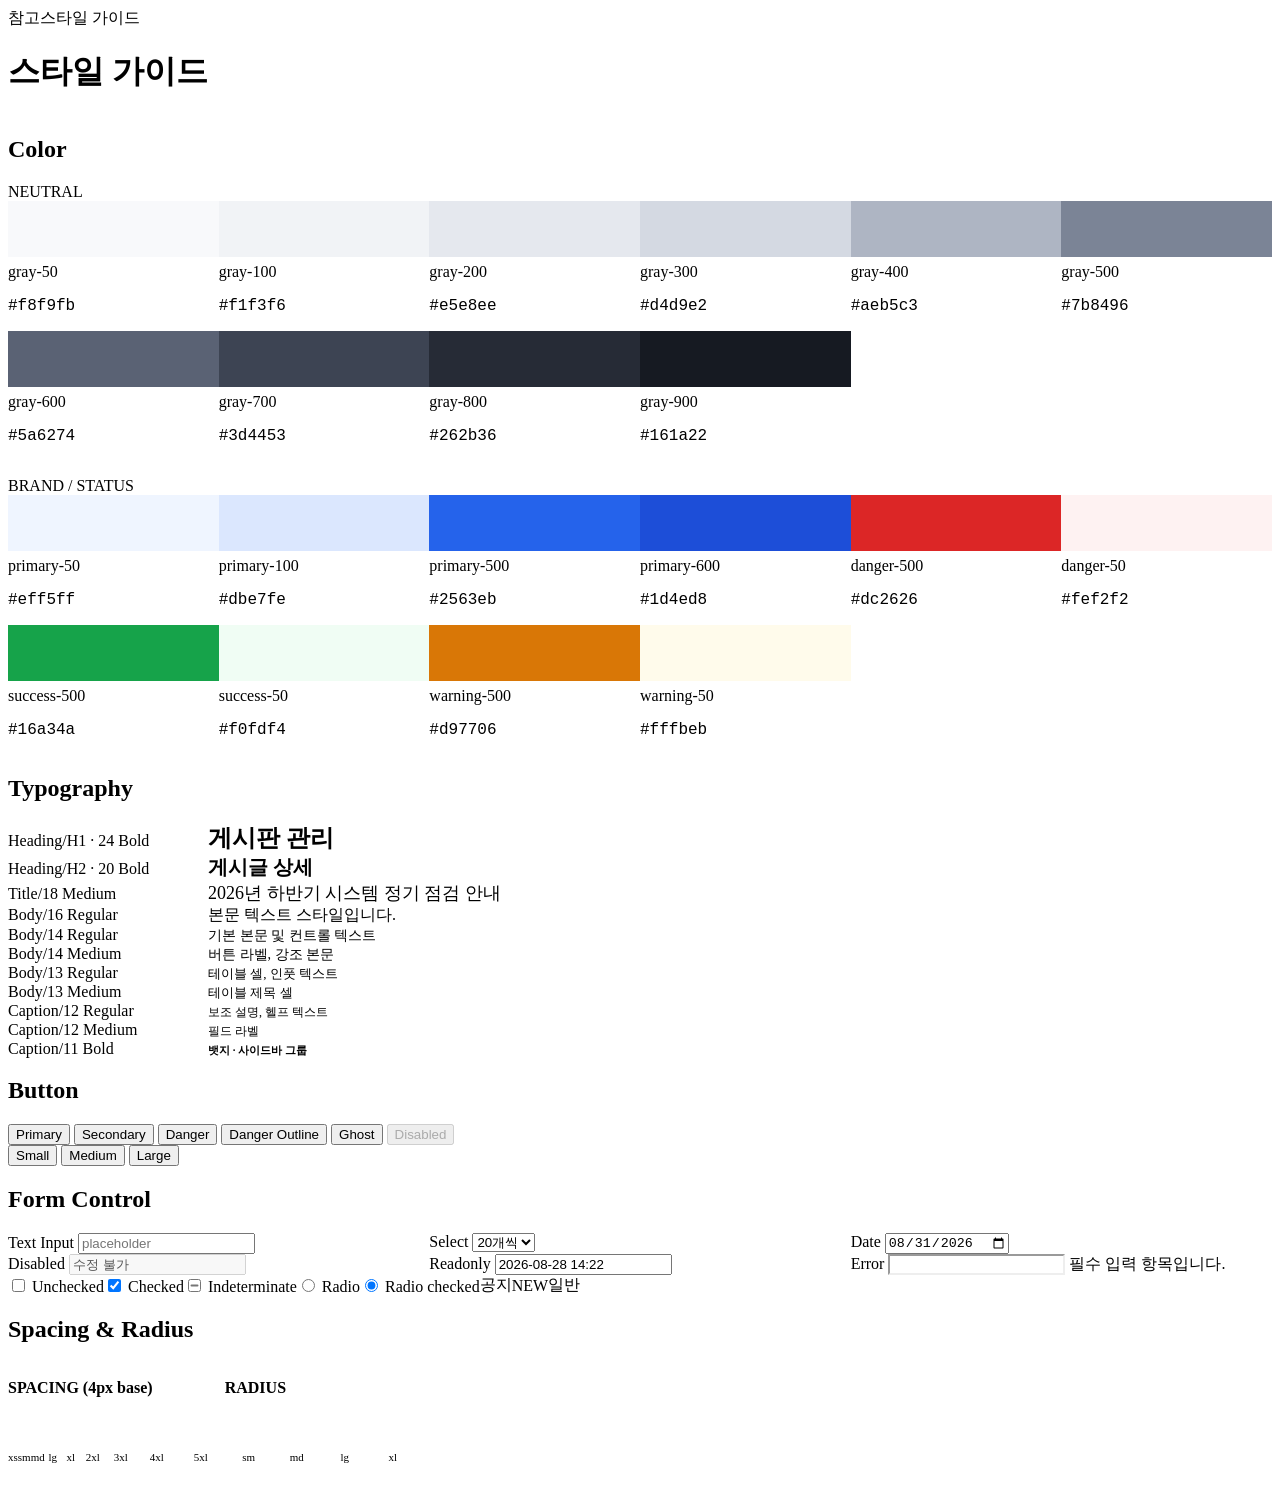
<file: src/main/resources/templates/guide/styleguide.html>
<!DOCTYPE html>
<html lang="ko" xmlns:th="http://www.thymeleaf.org">
<head th:replace="~{fragments/layout :: head('스타일 가이드 | Board Admin')}"></head>
<body>
<div class="app">
  <header th:replace="~{fragments/layout :: header('styleguide')}"></header>

  <div class="app-body">

    <main class="app-main">
      <div class="page-head page-head--stacked">
        <nav class="breadcrumb"><span>참고</span><span>스타일 가이드</span></nav>
        <h1 class="page-head__title">스타일 가이드</h1>
      </div>

      <div style="flex:1;min-height:0;overflow:auto;display:flex;flex-direction:column;gap:var(--spacing-xl)">

        <!-- ========== Color ========== -->
        <section class="panel">
          <div class="panel__header"><h2 class="panel__title">Color</h2></div>
          <div class="panel__body">
            <p style="margin-bottom:var(--spacing-md);font-size:var(--font-size-xs);font-weight:var(--font-weight-medium);color:var(--text-muted)">NEUTRAL</p>
            <div style="display:grid;grid-template-columns:repeat(6,1fr);gap:var(--spacing-md);margin-bottom:var(--spacing-2xl)">
              <div>
                <div style="height:56px;border-radius:var(--radius-md);border:1px solid var(--border-default);background:#f8f9fb"></div>
                <p style="margin-top:6px;font-size:var(--font-size-xs);font-weight:var(--font-weight-medium);color:var(--text-strong)">gray-50</p>
                <p style="font-size:var(--font-size-2xs);color:var(--text-muted);font-family:ui-monospace,monospace">#f8f9fb</p>
              </div>
              <div>
                <div style="height:56px;border-radius:var(--radius-md);border:1px solid var(--border-default);background:#f1f3f6"></div>
                <p style="margin-top:6px;font-size:var(--font-size-xs);font-weight:var(--font-weight-medium);color:var(--text-strong)">gray-100</p>
                <p style="font-size:var(--font-size-2xs);color:var(--text-muted);font-family:ui-monospace,monospace">#f1f3f6</p>
              </div>
              <div>
                <div style="height:56px;border-radius:var(--radius-md);border:1px solid var(--border-default);background:#e5e8ee"></div>
                <p style="margin-top:6px;font-size:var(--font-size-xs);font-weight:var(--font-weight-medium);color:var(--text-strong)">gray-200</p>
                <p style="font-size:var(--font-size-2xs);color:var(--text-muted);font-family:ui-monospace,monospace">#e5e8ee</p>
              </div>
              <div>
                <div style="height:56px;border-radius:var(--radius-md);border:1px solid var(--border-default);background:#d4d9e2"></div>
                <p style="margin-top:6px;font-size:var(--font-size-xs);font-weight:var(--font-weight-medium);color:var(--text-strong)">gray-300</p>
                <p style="font-size:var(--font-size-2xs);color:var(--text-muted);font-family:ui-monospace,monospace">#d4d9e2</p>
              </div>
              <div>
                <div style="height:56px;border-radius:var(--radius-md);border:1px solid var(--border-default);background:#aeb5c3"></div>
                <p style="margin-top:6px;font-size:var(--font-size-xs);font-weight:var(--font-weight-medium);color:var(--text-strong)">gray-400</p>
                <p style="font-size:var(--font-size-2xs);color:var(--text-muted);font-family:ui-monospace,monospace">#aeb5c3</p>
              </div>
              <div>
                <div style="height:56px;border-radius:var(--radius-md);border:1px solid var(--border-default);background:#7b8496"></div>
                <p style="margin-top:6px;font-size:var(--font-size-xs);font-weight:var(--font-weight-medium);color:var(--text-strong)">gray-500</p>
                <p style="font-size:var(--font-size-2xs);color:var(--text-muted);font-family:ui-monospace,monospace">#7b8496</p>
              </div>
              <div>
                <div style="height:56px;border-radius:var(--radius-md);border:1px solid var(--border-default);background:#5a6274"></div>
                <p style="margin-top:6px;font-size:var(--font-size-xs);font-weight:var(--font-weight-medium);color:var(--text-strong)">gray-600</p>
                <p style="font-size:var(--font-size-2xs);color:var(--text-muted);font-family:ui-monospace,monospace">#5a6274</p>
              </div>
              <div>
                <div style="height:56px;border-radius:var(--radius-md);border:1px solid var(--border-default);background:#3d4453"></div>
                <p style="margin-top:6px;font-size:var(--font-size-xs);font-weight:var(--font-weight-medium);color:var(--text-strong)">gray-700</p>
                <p style="font-size:var(--font-size-2xs);color:var(--text-muted);font-family:ui-monospace,monospace">#3d4453</p>
              </div>
              <div>
                <div style="height:56px;border-radius:var(--radius-md);border:1px solid var(--border-default);background:#262b36"></div>
                <p style="margin-top:6px;font-size:var(--font-size-xs);font-weight:var(--font-weight-medium);color:var(--text-strong)">gray-800</p>
                <p style="font-size:var(--font-size-2xs);color:var(--text-muted);font-family:ui-monospace,monospace">#262b36</p>
              </div>
              <div>
                <div style="height:56px;border-radius:var(--radius-md);border:1px solid var(--border-default);background:#161a22"></div>
                <p style="margin-top:6px;font-size:var(--font-size-xs);font-weight:var(--font-weight-medium);color:var(--text-strong)">gray-900</p>
                <p style="font-size:var(--font-size-2xs);color:var(--text-muted);font-family:ui-monospace,monospace">#161a22</p>
              </div>
            </div>
            <p style="margin-bottom:var(--spacing-md);font-size:var(--font-size-xs);font-weight:var(--font-weight-medium);color:var(--text-muted)">BRAND / STATUS</p>
            <div style="display:grid;grid-template-columns:repeat(6,1fr);gap:var(--spacing-md)">
              <div>
                <div style="height:56px;border-radius:var(--radius-md);border:1px solid var(--border-default);background:#eff5ff"></div>
                <p style="margin-top:6px;font-size:var(--font-size-xs);font-weight:var(--font-weight-medium);color:var(--text-strong)">primary-50</p>
                <p style="font-size:var(--font-size-2xs);color:var(--text-muted);font-family:ui-monospace,monospace">#eff5ff</p>
              </div>
              <div>
                <div style="height:56px;border-radius:var(--radius-md);border:1px solid var(--border-default);background:#dbe7fe"></div>
                <p style="margin-top:6px;font-size:var(--font-size-xs);font-weight:var(--font-weight-medium);color:var(--text-strong)">primary-100</p>
                <p style="font-size:var(--font-size-2xs);color:var(--text-muted);font-family:ui-monospace,monospace">#dbe7fe</p>
              </div>
              <div>
                <div style="height:56px;border-radius:var(--radius-md);border:1px solid var(--border-default);background:#2563eb"></div>
                <p style="margin-top:6px;font-size:var(--font-size-xs);font-weight:var(--font-weight-medium);color:var(--text-strong)">primary-500</p>
                <p style="font-size:var(--font-size-2xs);color:var(--text-muted);font-family:ui-monospace,monospace">#2563eb</p>
              </div>
              <div>
                <div style="height:56px;border-radius:var(--radius-md);border:1px solid var(--border-default);background:#1d4ed8"></div>
                <p style="margin-top:6px;font-size:var(--font-size-xs);font-weight:var(--font-weight-medium);color:var(--text-strong)">primary-600</p>
                <p style="font-size:var(--font-size-2xs);color:var(--text-muted);font-family:ui-monospace,monospace">#1d4ed8</p>
              </div>
              <div>
                <div style="height:56px;border-radius:var(--radius-md);border:1px solid var(--border-default);background:#dc2626"></div>
                <p style="margin-top:6px;font-size:var(--font-size-xs);font-weight:var(--font-weight-medium);color:var(--text-strong)">danger-500</p>
                <p style="font-size:var(--font-size-2xs);color:var(--text-muted);font-family:ui-monospace,monospace">#dc2626</p>
              </div>
              <div>
                <div style="height:56px;border-radius:var(--radius-md);border:1px solid var(--border-default);background:#fef2f2"></div>
                <p style="margin-top:6px;font-size:var(--font-size-xs);font-weight:var(--font-weight-medium);color:var(--text-strong)">danger-50</p>
                <p style="font-size:var(--font-size-2xs);color:var(--text-muted);font-family:ui-monospace,monospace">#fef2f2</p>
              </div>
              <div>
                <div style="height:56px;border-radius:var(--radius-md);border:1px solid var(--border-default);background:#16a34a"></div>
                <p style="margin-top:6px;font-size:var(--font-size-xs);font-weight:var(--font-weight-medium);color:var(--text-strong)">success-500</p>
                <p style="font-size:var(--font-size-2xs);color:var(--text-muted);font-family:ui-monospace,monospace">#16a34a</p>
              </div>
              <div>
                <div style="height:56px;border-radius:var(--radius-md);border:1px solid var(--border-default);background:#f0fdf4"></div>
                <p style="margin-top:6px;font-size:var(--font-size-xs);font-weight:var(--font-weight-medium);color:var(--text-strong)">success-50</p>
                <p style="font-size:var(--font-size-2xs);color:var(--text-muted);font-family:ui-monospace,monospace">#f0fdf4</p>
              </div>
              <div>
                <div style="height:56px;border-radius:var(--radius-md);border:1px solid var(--border-default);background:#d97706"></div>
                <p style="margin-top:6px;font-size:var(--font-size-xs);font-weight:var(--font-weight-medium);color:var(--text-strong)">warning-500</p>
                <p style="font-size:var(--font-size-2xs);color:var(--text-muted);font-family:ui-monospace,monospace">#d97706</p>
              </div>
              <div>
                <div style="height:56px;border-radius:var(--radius-md);border:1px solid var(--border-default);background:#fffbeb"></div>
                <p style="margin-top:6px;font-size:var(--font-size-xs);font-weight:var(--font-weight-medium);color:var(--text-strong)">warning-50</p>
                <p style="font-size:var(--font-size-2xs);color:var(--text-muted);font-family:ui-monospace,monospace">#fffbeb</p>
              </div>
            </div>
          </div>
        </section>

        <!-- ========== Typography ========== -->
        <section class="panel">
          <div class="panel__header"><h2 class="panel__title">Typography</h2></div>
          <div class="panel__body" style="display:flex;flex-direction:column;gap:var(--spacing-lg)">
            <div style="display:flex;align-items:baseline;gap:var(--spacing-xl)"><span class="u-text-muted u-text-sm" style="width:200px">Heading/H1 · 24 Bold</span><span style="font-size:24px;font-weight:700;color:var(--text-strong)">게시판 관리</span></div>
            <div style="display:flex;align-items:baseline;gap:var(--spacing-xl)"><span class="u-text-muted u-text-sm" style="width:200px">Heading/H2 · 20 Bold</span><span style="font-size:20px;font-weight:700;color:var(--text-strong)">게시글 상세</span></div>
            <div style="display:flex;align-items:baseline;gap:var(--spacing-xl)"><span class="u-text-muted u-text-sm" style="width:200px">Title/18 Medium</span><span style="font-size:18px;font-weight:500;color:var(--text-strong)">2026년 하반기 시스템 정기 점검 안내</span></div>
            <div style="display:flex;align-items:baseline;gap:var(--spacing-xl)"><span class="u-text-muted u-text-sm" style="width:200px">Body/16 Regular</span><span style="font-size:16px;font-weight:400;color:var(--text-strong)">본문 텍스트 스타일입니다.</span></div>
            <div style="display:flex;align-items:baseline;gap:var(--spacing-xl)"><span class="u-text-muted u-text-sm" style="width:200px">Body/14 Regular</span><span style="font-size:14px;font-weight:400;color:var(--text-strong)">기본 본문 및 컨트롤 텍스트</span></div>
            <div style="display:flex;align-items:baseline;gap:var(--spacing-xl)"><span class="u-text-muted u-text-sm" style="width:200px">Body/14 Medium</span><span style="font-size:14px;font-weight:500;color:var(--text-strong)">버튼 라벨, 강조 본문</span></div>
            <div style="display:flex;align-items:baseline;gap:var(--spacing-xl)"><span class="u-text-muted u-text-sm" style="width:200px">Body/13 Regular</span><span style="font-size:13px;font-weight:400;color:var(--text-strong)">테이블 셀, 인풋 텍스트</span></div>
            <div style="display:flex;align-items:baseline;gap:var(--spacing-xl)"><span class="u-text-muted u-text-sm" style="width:200px">Body/13 Medium</span><span style="font-size:13px;font-weight:500;color:var(--text-strong)">테이블 제목 셀</span></div>
            <div style="display:flex;align-items:baseline;gap:var(--spacing-xl)"><span class="u-text-muted u-text-sm" style="width:200px">Caption/12 Regular</span><span style="font-size:12px;font-weight:400;color:var(--text-strong)">보조 설명, 헬프 텍스트</span></div>
            <div style="display:flex;align-items:baseline;gap:var(--spacing-xl)"><span class="u-text-muted u-text-sm" style="width:200px">Caption/12 Medium</span><span style="font-size:12px;font-weight:500;color:var(--text-strong)">필드 라벨</span></div>
            <div style="display:flex;align-items:baseline;gap:var(--spacing-xl)"><span class="u-text-muted u-text-sm" style="width:200px">Caption/11 Bold</span><span style="font-size:11px;font-weight:700;color:var(--text-strong)">뱃지 · 사이드바 그룹</span></div>
          </div>
        </section>

        <!-- ========== Button ========== -->
        <section class="panel">
          <div class="panel__header"><h2 class="panel__title">Button</h2></div>
          <div class="panel__body" style="display:flex;flex-direction:column;gap:var(--spacing-lg)">
            <div class="btn-group">
              <button class="btn btn--primary">Primary</button>
              <button class="btn btn--secondary">Secondary</button>
              <button class="btn btn--danger">Danger</button>
              <button class="btn btn--danger-outline">Danger Outline</button>
              <button class="btn btn--ghost">Ghost</button>
              <button class="btn btn--primary" disabled>Disabled</button>
            </div>
            <div class="btn-group">
              <button class="btn btn--sm btn--primary">Small</button>
              <button class="btn btn--primary">Medium</button>
              <button class="btn btn--lg btn--primary">Large</button>
            </div>
          </div>
        </section>

        <!-- ========== Form ========== -->
        <section class="panel">
          <div class="panel__header"><h2 class="panel__title">Form Control</h2></div>
          <div class="panel__body">
            <div style="display:grid;grid-template-columns:repeat(3,1fr);gap:var(--spacing-xl)">
              <div class="field">
                <label class="field__label">Text Input</label>
                <input class="input" type="text" placeholder="placeholder">
              </div>
              <div class="field">
                <label class="field__label">Select</label>
                <select class="select"><option>20개씩</option><option>50개씩</option></select>
              </div>
              <div class="field">
                <label class="field__label">Date</label>
                <input class="input" type="date" value="2026-08-31">
              </div>
              <div class="field">
                <label class="field__label">Disabled</label>
                <input class="input" type="text" value="수정 불가" disabled>
              </div>
              <div class="field">
                <label class="field__label">Readonly</label>
                <input class="input" type="text" value="2026-08-28 14:22" readonly>
              </div>
              <div class="field">
                <label class="field__label">Error</label>
                <input class="input" type="text" value="" style="border-color:var(--color-danger-500)">
                <span class="field__error">필수 입력 항목입니다.</span>
              </div>
            </div>
            <div style="display:flex;gap:var(--spacing-2xl);align-items:center;margin-top:var(--spacing-xl)">
              <label class="u-flex u-items-center u-gap-2 u-text-sm"><input type="checkbox" class="checkbox"> Unchecked</label>
              <label class="u-flex u-items-center u-gap-2 u-text-sm"><input type="checkbox" class="checkbox" checked> Checked</label>
              <label class="u-flex u-items-center u-gap-2 u-text-sm"><input type="checkbox" class="checkbox" id="sg-ind"> Indeterminate</label>
              <span class="table-toolbar__divider"></span>
              <label class="radio-label"><input type="radio" class="radio" name="sg-radio"> Radio</label>
              <label class="radio-label"><input type="radio" class="radio" name="sg-radio" checked> Radio checked</label>
              <span class="badge badge--notice">공지</span>
              <span class="badge badge--new">NEW</span>
              <span class="badge badge--default">일반</span>
            </div>
          </div>
        </section>

        <!-- ========== Spacing / Radius ========== -->
        <section class="panel">
          <div class="panel__header"><h2 class="panel__title">Spacing &amp; Radius</h2></div>
          <div class="panel__body" style="display:flex;gap:var(--spacing-4xl);flex-wrap:wrap">
            <div>
              <p style="margin-bottom:var(--spacing-md);font-size:var(--font-size-xs);font-weight:600;color:var(--text-muted)">SPACING (4px base)</p>
              <div style="display:flex;align-items:flex-end;gap:var(--spacing-md)">
                <div style="text-align:center"><div style="width:4px;height:4px;background:var(--color-primary-300);border-radius:2px"></div><p style="margin-top:6px;font-size:11px;color:var(--text-muted)">xs</p></div>
                <div style="text-align:center"><div style="width:8px;height:8px;background:var(--color-primary-300);border-radius:2px"></div><p style="margin-top:6px;font-size:11px;color:var(--text-muted)">sm</p></div>
                <div style="text-align:center"><div style="width:12px;height:12px;background:var(--color-primary-300);border-radius:2px"></div><p style="margin-top:6px;font-size:11px;color:var(--text-muted)">md</p></div>
                <div style="text-align:center"><div style="width:16px;height:16px;background:var(--color-primary-300);border-radius:2px"></div><p style="margin-top:6px;font-size:11px;color:var(--text-muted)">lg</p></div>
                <div style="text-align:center"><div style="width:20px;height:20px;background:var(--color-primary-300);border-radius:2px"></div><p style="margin-top:6px;font-size:11px;color:var(--text-muted)">xl</p></div>
                <div style="text-align:center"><div style="width:24px;height:24px;background:var(--color-primary-300);border-radius:2px"></div><p style="margin-top:6px;font-size:11px;color:var(--text-muted)">2xl</p></div>
                <div style="text-align:center"><div style="width:32px;height:32px;background:var(--color-primary-300);border-radius:2px"></div><p style="margin-top:6px;font-size:11px;color:var(--text-muted)">3xl</p></div>
                <div style="text-align:center"><div style="width:40px;height:40px;background:var(--color-primary-300);border-radius:2px"></div><p style="margin-top:6px;font-size:11px;color:var(--text-muted)">4xl</p></div>
                <div style="text-align:center"><div style="width:48px;height:48px;background:var(--color-primary-300);border-radius:2px"></div><p style="margin-top:6px;font-size:11px;color:var(--text-muted)">5xl</p></div>
              </div>
            </div>
            <div>
              <p style="margin-bottom:var(--spacing-md);font-size:var(--font-size-xs);font-weight:600;color:var(--text-muted)">RADIUS</p>
              <div style="display:flex;align-items:flex-end;gap:var(--spacing-md)">
                <div style="text-align:center"><div style="width:48px;height:48px;background:var(--color-gray-100);border:1px solid var(--border-strong);border-radius:4px"></div><p style="margin-top:6px;font-size:11px;color:var(--text-muted)">sm</p></div>
                <div style="text-align:center"><div style="width:48px;height:48px;background:var(--color-gray-100);border:1px solid var(--border-strong);border-radius:6px"></div><p style="margin-top:6px;font-size:11px;color:var(--text-muted)">md</p></div>
                <div style="text-align:center"><div style="width:48px;height:48px;background:var(--color-gray-100);border:1px solid var(--border-strong);border-radius:8px"></div><p style="margin-top:6px;font-size:11px;color:var(--text-muted)">lg</p></div>
                <div style="text-align:center"><div style="width:48px;height:48px;background:var(--color-gray-100);border:1px solid var(--border-strong);border-radius:12px"></div><p style="margin-top:6px;font-size:11px;color:var(--text-muted)">xl</p></div>
              </div>
            </div>
          </div>
        </section>

      </div>
    </main>
  </div>
</div>
<script>document.getElementById('sg-ind').indeterminate = true;</script>
</body>
</html>
</file>
